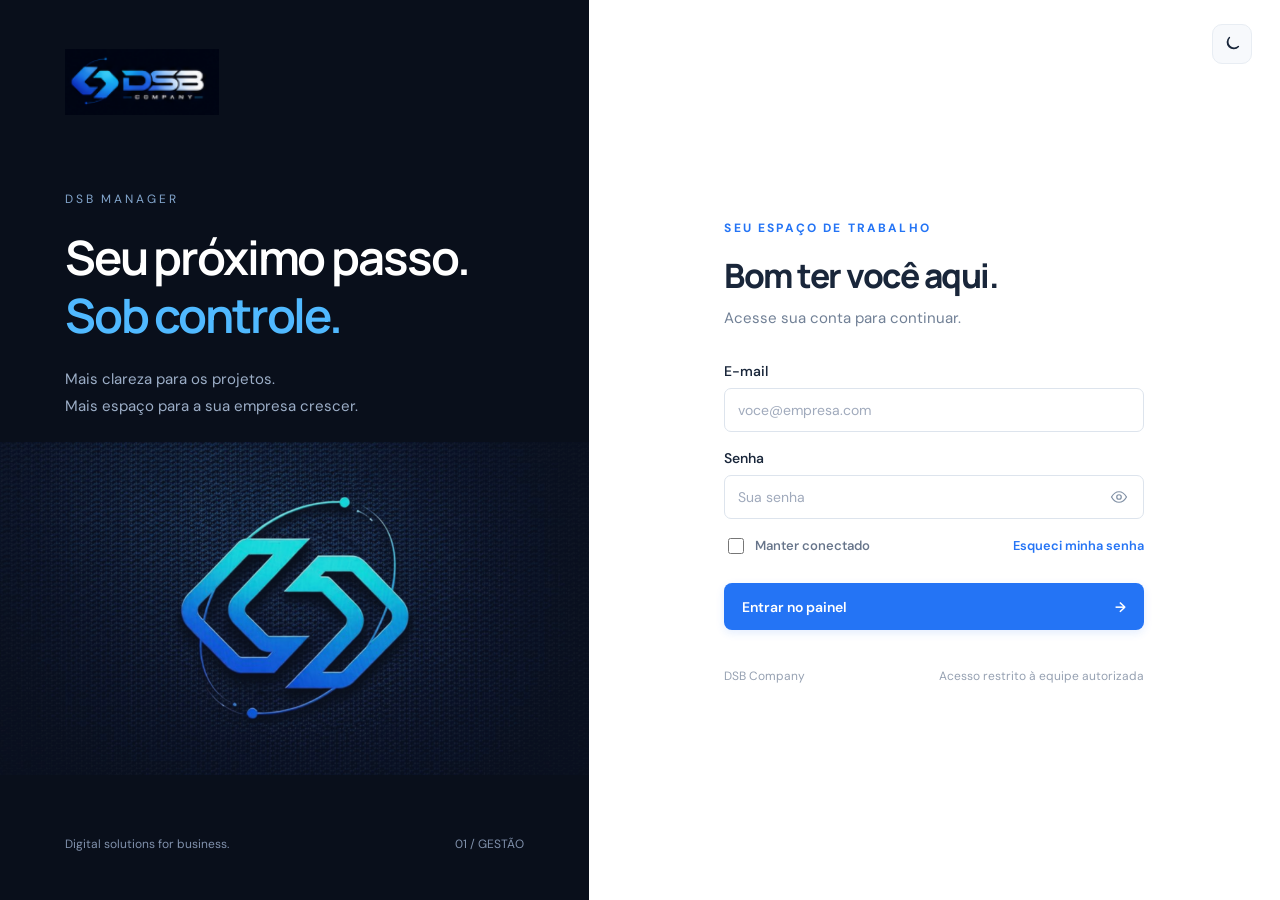
<file: index.html>
<!doctype html>
<html lang="pt-BR">
<head>
<meta charset="utf-8"><meta name="viewport" content="width=device-width,initial-scale=1">
<title>DSB Manager · Gestão da empresa</title>
<meta name="description" content="Clientes, projetos e resultados da DSB Company em um só lugar.">
<meta name="theme-color" content="#101725">
<link rel="icon" type="image/svg+xml" href="data:image/svg+xml,%3Csvg xmlns='http://www.w3.org/2000/svg' viewBox='0 0 32 32'%3E%3Crect width='32' height='32' rx='8' fill='%23101725'/%3E%3Cpath d='m14 8-8 8 8 8m4-16 8 8-8 8' fill='none' stroke='%232dadff' stroke-width='3'/%3E%3C/svg%3E">
<script src="js/theme.js"></script>
<link rel="stylesheet" href="css/styles.css">
<link rel="stylesheet" href="css/tickets.css">
<link rel="stylesheet" href="css/portal-access.css">
<script src="supabase/config.js" defer></script>
<script src="supabase/supabase.js" defer></script>
<script src="js/core.js" defer></script>
<script src="js/app.js" defer></script>
<script src="js/profile.js" defer></script>
<script src="js/tickets.js" defer></script>
<script src="js/portal-access.js" defer></script>
<link rel="manifest" href="./manifest.webmanifest">
<meta name="theme-color" content="#0f172a">

<link
  rel="apple-touch-icon"
  href="./assets/images/icons/icon-192.png"
>

<meta name="theme-color" content="#0f172a">

<meta name="apple-mobile-web-app-capable" content="yes">
<meta name="apple-mobile-web-app-status-bar-style" content="default">
<meta name="apple-mobile-web-app-title" content="DSB Manager">

<link rel="apple-touch-icon" href="/assets/images/icons/icon-192.png">
</head>
<body>
<div id="login-view" class="login-view">
  <section class="login-brand">
    <img class="login-logo" src="assets/images/logo.png" alt="DSB Company" width="140" height="60">
    <div class="brand-intro"><span class="eyebrow">DSB MANAGER</span><h1>Seu próximo passo.<br><em>Sob controle.</em></h1><p>Mais clareza para os projetos.<br>Mais espaço para a sua empresa crescer.</p></div>
    <img class="brand-art" src="assets/images/brand.png" alt="Símbolo da DSB Company em azul e ciano">
    <div class="brand-bottom"><span>Digital solutions for business.</span><span>01 / GESTÃO</span></div>
  </section>
  <main class="login-main">
    <button type="button" class="theme-toggle login-theme-toggle" data-theme-toggle aria-label="Alternar tema"></button>
    <div class="login-box">
      <div class="login-heading"><span class="mini-label">SEU ESPAÇO DE TRABALHO</span><h2>Bom ter você aqui.</h2><p>Acesse sua conta para continuar.</p></div>
      <form id="login-form">
        <label for="email">E-mail</label><input id="email" name="email" type="email" autocomplete="username" placeholder="voce@empresa.com" required maxlength="254">
        <label for="password">Senha</label><div class="password-wrap"><input id="password" name="password" type="password" autocomplete="current-password" placeholder="Sua senha" required minlength="6"><button type="button" id="toggle-password" aria-label="Mostrar senha"></button></div>
        <div class="login-options"><label class="checkbox-label"><input id="remember" type="checkbox"> Manter conectado</label><button type="button" class="text-button" id="forgot">Esqueci minha senha</button></div>
        <p id="login-error" class="form-error" role="alert"></p>
        <button class="button primary login-submit" type="submit">Entrar no painel <span>→</span></button>
      </form>
      <div class="login-footer"><span>DSB Company</span><span>Acesso restrito à equipe autorizada</span></div>
    </div>
  </main>
</div>
<div id="app-view" class="app-shell" hidden>
  <button class="sidebar-overlay" id="sidebar-overlay" aria-label="Fechar menu"></button>
  <aside class="sidebar" id="sidebar">
    <a href="#dashboard" class="sidebar-logo" aria-label="DSB Manager, visão geral"><img src="assets/images/logo.png" alt="DSB Company" width="140" height="60"><span>MANAGER</span></a>
    <div class="workspace-switch"><span class="workspace-icon">D</span><div><strong>DSB Company</strong><small>Espaço de trabalho</small></div><span class="tiny-chevron">⌄</span></div>
    <p class="nav-label">PRINCIPAL</p><nav id="main-nav" aria-label="Navegação principal"></nav>
    <div class="sidebar-bottom"><p class="nav-label">ORGANIZAÇÃO</p><nav id="secondary-nav" aria-label="Organização"></nav>
      <div class="workspace-note"><span class="note-icon">✦</span><strong>Faça acontecer.</strong><p>Um projeto de cada vez.</p></div>
      <button class="profile-button" id="profile-button" data-nav="settings"><span class="avatar user-avatar">D</span><span class="profile-text"><strong id="user-name">Equipe DSB</strong><small id="user-role">Administrador</small></span><span>⌄</span></button>
    </div>
  </aside>
  <div class="main-shell">
    <header class="topbar"><div class="breadcrumb"><button id="mobile-menu" class="icon-button mobile-only" aria-label="Abrir menu"></button><span>Workspace</span><span class="slash">/</span><strong id="breadcrumb">Visão geral</strong></div>
      <div class="topbar-actions"><button class="search-trigger" data-action="search"><span id="search-icon"></span><span>Buscar na empresa...</span><kbd>Ctrl K</kbd></button><button class="icon-button" id="refresh" aria-label="Atualizar dados"></button><button class="icon-button" data-nav="tasks" id="notification-button" aria-label="Ver tarefas pendentes"></button><button type="button" class="icon-button theme-toggle" data-theme-toggle aria-label="Alternar tema"></button><span class="topbar-divider"></span><span class="avatar top-avatar">D</span><button type="button" class="logout-button" data-action="logout" id="logout-button" aria-label="Sair da conta"><span id="logout-icon"></span><span class="logout-text">Sair</span></button></div>
    </header>
    <main id="content" tabindex="-1"></main>
    <footer class="app-footer"><span>DSB Manager <span class="muted">/</span> Feito para seguir em frente.</span><span id="sync-status">Demonstração</span></footer>
  </div>
</div>
<dialog id="modal"><div id="modal-content"></div></dialog>
<div id="toasts" class="toasts" aria-live="polite"></div>
<noscript>Ative o JavaScript para acessar o DSB Manager.</noscript>
<script>
  if ("serviceWorker" in navigator) {
    window.addEventListener("load", () => {
      navigator.serviceWorker
        .register("./service-worker.js")
        .then(registration => {
          console.log(
            "DSB Manager PWA registrado:",
            registration.scope
          );
        })
        .catch(error => {
          console.error(
            "Erro ao registrar PWA:",
            error
          );
        });
    });
  }
</script>
<script src="./js/pwa.js"></script>
</body></html>
</file>
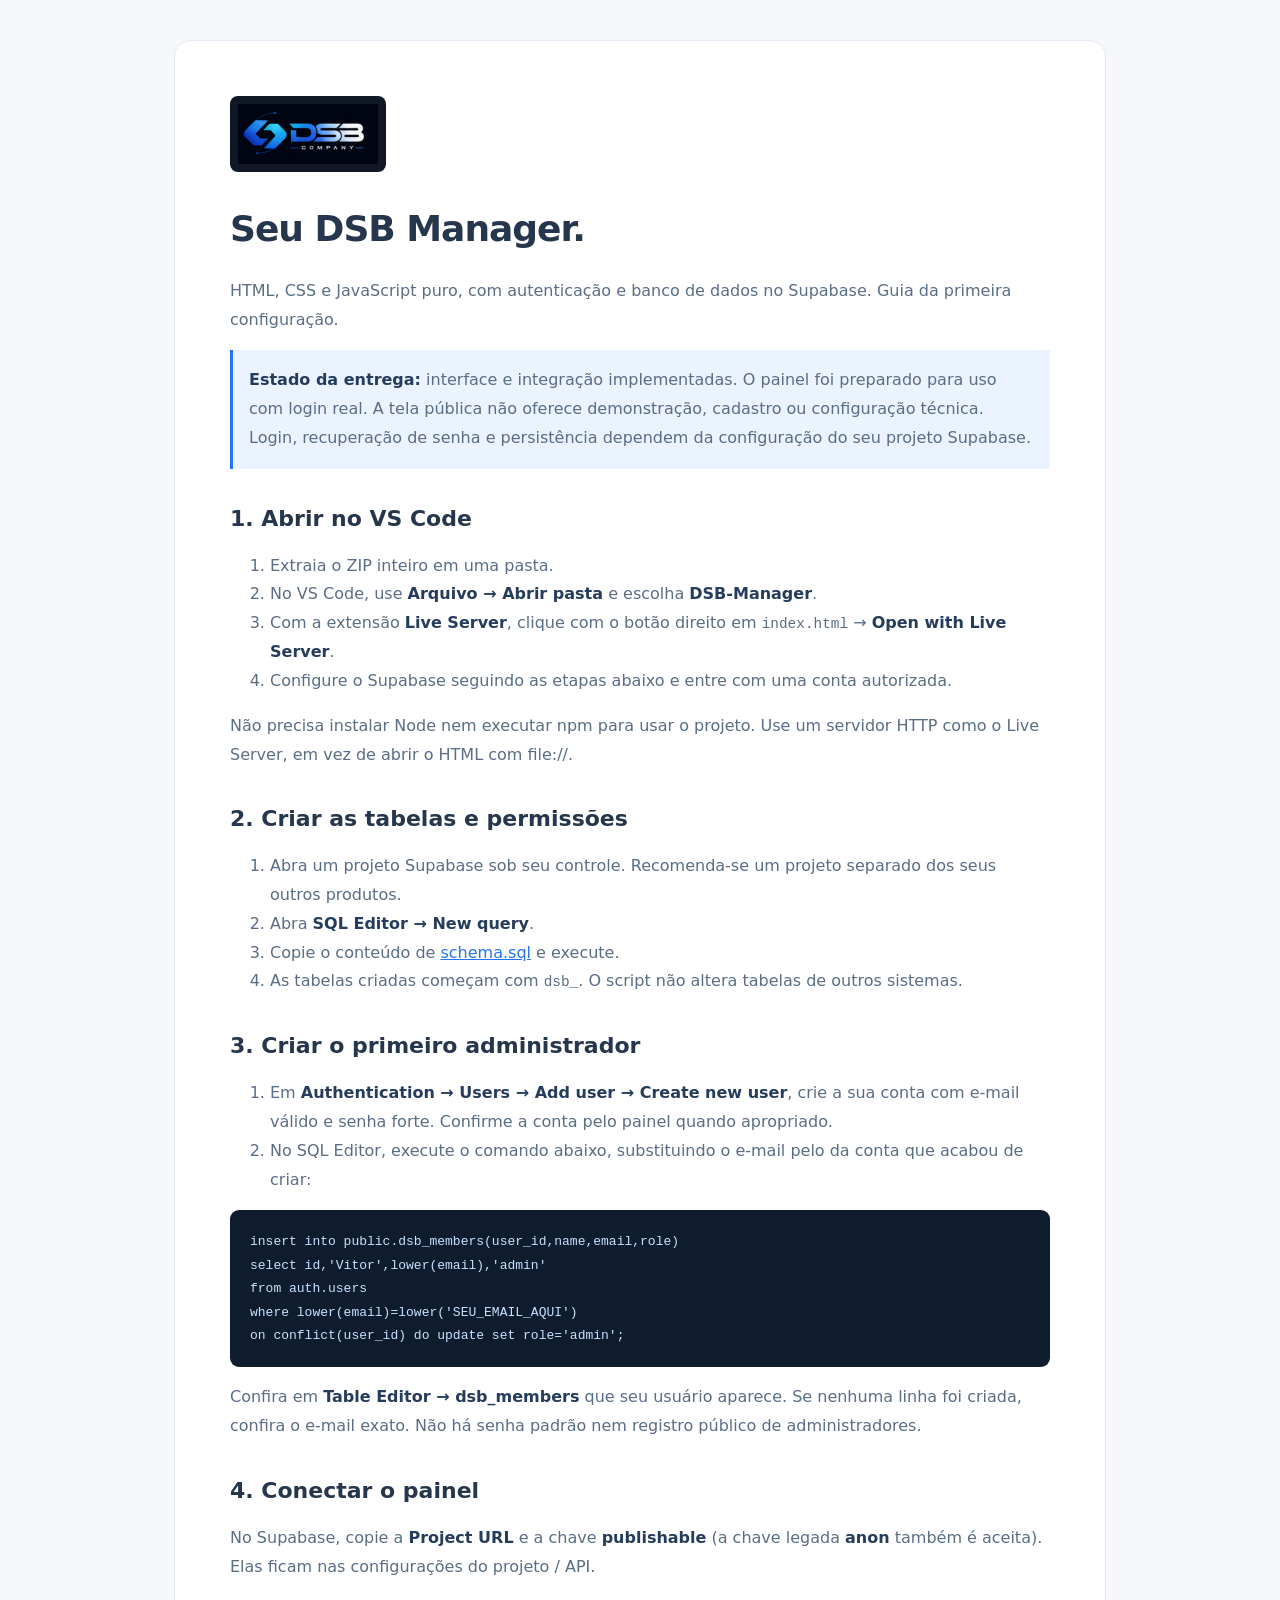
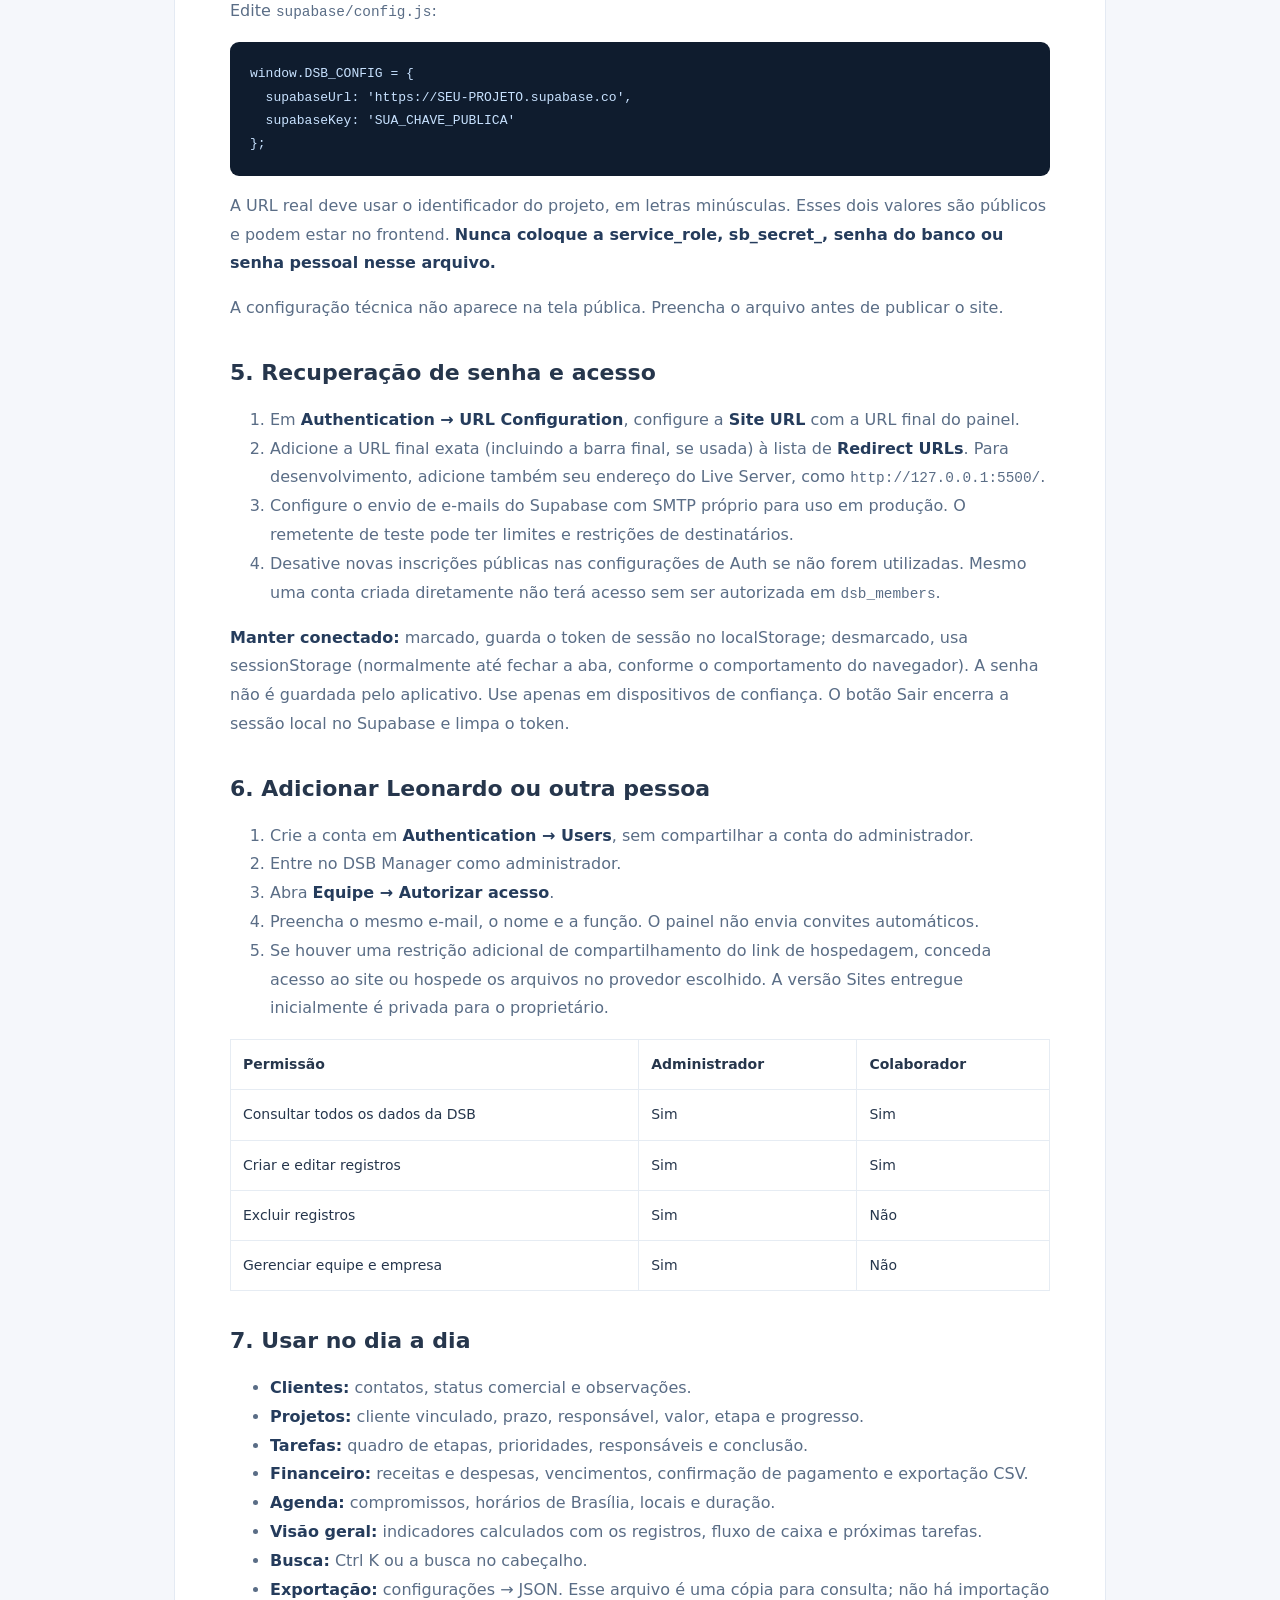
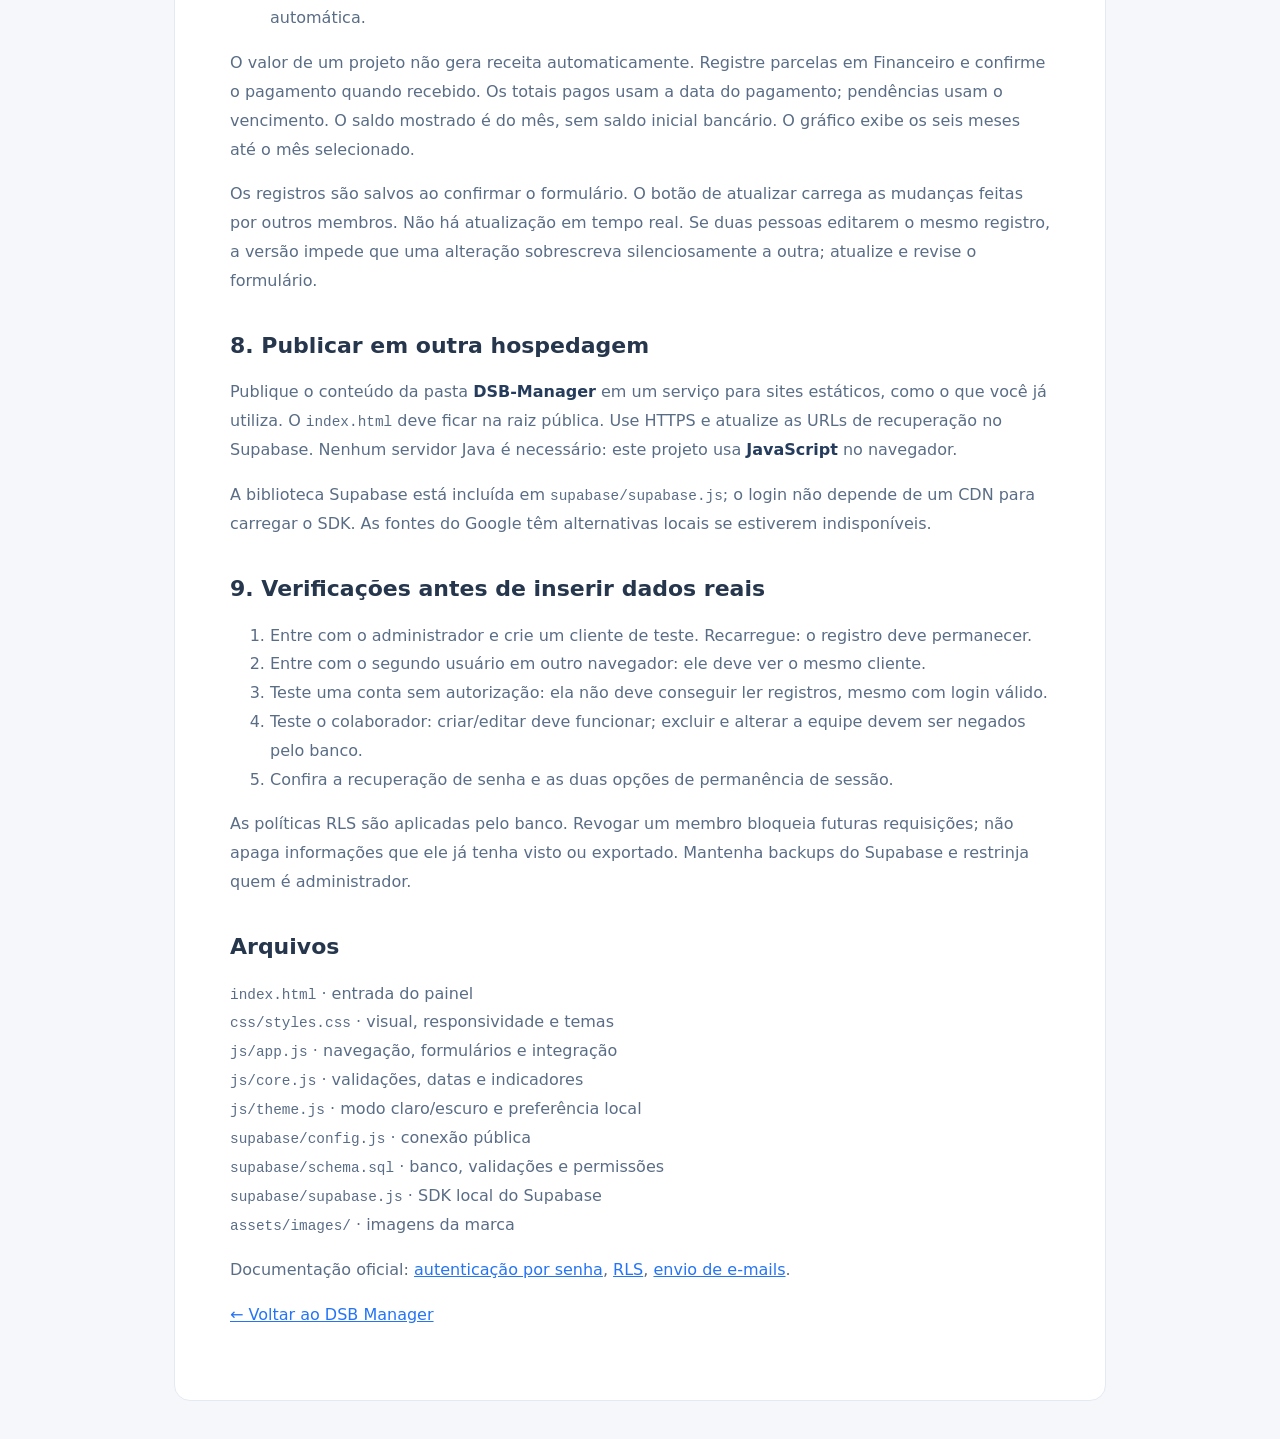
<file: docs/GUIA.html>
<!doctype html>
<html lang="pt-BR">

<head>
  <meta charset="utf-8">
  <meta name="viewport" content="width=device-width,initial-scale=1">
  <title>Instalação · DSB Manager</title>
  <style>
    body {
      font: 16px/1.8 system-ui;
      color: #26364c;
      background: #f5f7fb;
      margin: 0;
      padding: 40px 20px
    }

    main {
      max-width: 820px;
      margin: auto;
      background: white;
      padding: clamp(22px, 5vw, 55px);
      border: 1px solid #e4eaf3;
      border-radius: 16px
    }

    h1,
    h2 {
      line-height: 1.3
    }

    h1 {
      letter-spacing: -1px;
      font-size: 36px
    }

    h2 {
      margin-top: 36px;
      font-size: 22px
    }

    p,
    li {
      color: #5a6d86
    }

    pre {
      overflow: auto;
      background: #0f1c2e;
      color: #c8e2ff;
      padding: 20px;
      border-radius: 9px;
      font-size: 13px
    }

    a {
      color: #2474f5
    }

    strong {
      color: #253c5c
    }

    .note {
      padding: 16px;
      background: #eaf3ff;
      border-left: 3px solid #2474f5
    }

    code {
      font-size: .9em
    }

    table {
      width: 100%;
      border-collapse: collapse;
      font-size: 14px
    }

    td,
    th {
      padding: 12px;
      border: 1px solid #e6ecf3;
      text-align: left
    }

    img {
      background: #101725;
      border-radius: 8px;
      padding: 8px;
      width: 140px
    }
  </style>
</head>

<body>
  <main>
    <img src="../assets/images/logo.png" alt="DSB Company">
    <h1>Seu DSB Manager.</h1>
    <p>HTML, CSS e JavaScript puro, com autenticação e banco de dados no Supabase. Guia da primeira configuração.</p>
    <p class="note"><strong>Estado da entrega:</strong> interface e integração implementadas. O painel foi preparado
      para uso com login real. A tela pública não oferece demonstração, cadastro ou configuração técnica. Login,
      recuperação de senha e persistência dependem da configuração do seu projeto Supabase.</p>
    <h2>1. Abrir no VS Code</h2>
    <ol>
      <li>Extraia o ZIP inteiro em uma pasta.</li>
      <li>No VS Code, use <strong>Arquivo → Abrir pasta</strong> e escolha <strong>DSB-Manager</strong>.</li>
      <li>Com a extensão <strong>Live Server</strong>, clique com o botão direito em <code>index.html</code> →
        <strong>Open with Live Server</strong>.</li>
      <li>Configure o Supabase seguindo as etapas abaixo e entre com uma conta autorizada.</li>
    </ol>
    <p>Não precisa instalar Node nem executar npm para usar o projeto. Use um servidor HTTP como o Live Server, em vez
      de abrir o HTML com file://.</p>
    <h2>2. Criar as tabelas e permissões</h2>
    <ol>
      <li>Abra um projeto Supabase sob seu controle. Recomenda-se um projeto separado dos seus outros produtos.</li>
      <li>Abra <strong>SQL Editor → New query</strong>.</li>
      <li>Copie o conteúdo de <a href="../supabase/schema.sql" download>schema.sql</a> e execute.</li>
      <li>As tabelas criadas começam com <code>dsb_</code>. O script não altera tabelas de outros sistemas.</li>
    </ol>
    <h2>3. Criar o primeiro administrador</h2>
    <ol>
      <li>Em <strong>Authentication → Users → Add user → Create new user</strong>, crie a sua conta com e-mail válido e
        senha forte. Confirme a conta pelo painel quando apropriado.</li>
      <li>No SQL Editor, execute o comando abaixo, substituindo o e-mail pelo da conta que acabou de criar:</li>
    </ol>
    <pre>insert into public.dsb_members(user_id,name,email,role)
select id,'Vitor',lower(email),'admin'
from auth.users
where lower(email)=lower('SEU_EMAIL_AQUI')
on conflict(user_id) do update set role='admin';</pre>
    <p>Confira em <strong>Table Editor → dsb_members</strong> que seu usuário aparece. Se nenhuma linha foi criada,
      confira o e-mail exato. Não há senha padrão nem registro público de administradores.</p>
    <h2>4. Conectar o painel</h2>
    <p>No Supabase, copie a <strong>Project URL</strong> e a chave <strong>publishable</strong> (a chave legada
      <strong>anon</strong> também é aceita). Elas ficam nas configurações do projeto / API.</p>
    <p>Edite <code>supabase/config.js</code>:</p>
    <pre>window.DSB_CONFIG = {
  supabaseUrl: 'https://SEU-PROJETO.supabase.co',
  supabaseKey: 'SUA_CHAVE_PUBLICA'
};</pre>
    <p>A URL real deve usar o identificador do projeto, em letras minúsculas. Esses dois valores são públicos e podem
      estar no frontend. <strong>Nunca coloque a service_role, sb_secret_, senha do banco ou senha pessoal nesse
        arquivo.</strong></p>
    <p>A configuração técnica não aparece na tela pública. Preencha o arquivo antes de publicar o site.</p>
    <h2>5. Recuperação de senha e acesso</h2>
    <ol>
      <li>Em <strong>Authentication → URL Configuration</strong>, configure a <strong>Site URL</strong> com a URL final
        do painel.</li>
      <li>Adicione a URL final exata (incluindo a barra final, se usada) à lista de <strong>Redirect URLs</strong>. Para
        desenvolvimento, adicione também seu endereço do Live Server, como <code>http://127.0.0.1:5500/</code>.</li>
      <li>Configure o envio de e-mails do Supabase com SMTP próprio para uso em produção. O remetente de teste pode ter
        limites e restrições de destinatários.</li>
      <li>Desative novas inscrições públicas nas configurações de Auth se não forem utilizadas. Mesmo uma conta criada
        diretamente não terá acesso sem ser autorizada em <code>dsb_members</code>.</li>
    </ol>
    <p><strong>Manter conectado:</strong> marcado, guarda o token de sessão no localStorage; desmarcado, usa
      sessionStorage (normalmente até fechar a aba, conforme o comportamento do navegador). A senha não é guardada pelo
      aplicativo. Use apenas em dispositivos de confiança. O botão Sair encerra a sessão local no Supabase e limpa o
      token.</p>
    <h2>6. Adicionar Leonardo ou outra pessoa</h2>
    <ol>
      <li>Crie a conta em <strong>Authentication → Users</strong>, sem compartilhar a conta do administrador.</li>
      <li>Entre no DSB Manager como administrador.</li>
      <li>Abra <strong>Equipe → Autorizar acesso</strong>.</li>
      <li>Preencha o mesmo e-mail, o nome e a função. O painel não envia convites automáticos.</li>
      <li>Se houver uma restrição adicional de compartilhamento do link de hospedagem, conceda acesso ao site ou hospede
        os arquivos no provedor escolhido. A versão Sites entregue inicialmente é privada para o proprietário.</li>
    </ol>
    <table>
      <thead>
        <tr>
          <th>Permissão</th>
          <th>Administrador</th>
          <th>Colaborador</th>
        </tr>
      </thead>
      <tbody>
        <tr>
          <td>Consultar todos os dados da DSB</td>
          <td>Sim</td>
          <td>Sim</td>
        </tr>
        <tr>
          <td>Criar e editar registros</td>
          <td>Sim</td>
          <td>Sim</td>
        </tr>
        <tr>
          <td>Excluir registros</td>
          <td>Sim</td>
          <td>Não</td>
        </tr>
        <tr>
          <td>Gerenciar equipe e empresa</td>
          <td>Sim</td>
          <td>Não</td>
        </tr>
      </tbody>
    </table>
    <h2>7. Usar no dia a dia</h2>
    <ul>
      <li><strong>Clientes:</strong> contatos, status comercial e observações.</li>
      <li><strong>Projetos:</strong> cliente vinculado, prazo, responsável, valor, etapa e progresso.</li>
      <li><strong>Tarefas:</strong> quadro de etapas, prioridades, responsáveis e conclusão.</li>
      <li><strong>Financeiro:</strong> receitas e despesas, vencimentos, confirmação de pagamento e exportação CSV.</li>
      <li><strong>Agenda:</strong> compromissos, horários de Brasília, locais e duração.</li>
      <li><strong>Visão geral:</strong> indicadores calculados com os registros, fluxo de caixa e próximas tarefas.</li>
      <li><strong>Busca:</strong> Ctrl K ou a busca no cabeçalho.</li>
      <li><strong>Exportação:</strong> configurações → JSON. Esse arquivo é uma cópia para consulta; não há importação
        automática.</li>
    </ul>
    <p>O valor de um projeto não gera receita automaticamente. Registre parcelas em Financeiro e confirme o pagamento
      quando recebido. Os totais pagos usam a data do pagamento; pendências usam o vencimento. O saldo mostrado é do
      mês, sem saldo inicial bancário. O gráfico exibe os seis meses até o mês selecionado.</p>
    <p>Os registros são salvos ao confirmar o formulário. O botão de atualizar carrega as mudanças feitas por outros
      membros. Não há atualização em tempo real. Se duas pessoas editarem o mesmo registro, a versão impede que uma
      alteração sobrescreva silenciosamente a outra; atualize e revise o formulário.</p>
    <h2>8. Publicar em outra hospedagem</h2>
    <p>Publique o conteúdo da pasta <strong>DSB-Manager</strong> em um serviço para sites estáticos, como o que você já
      utiliza. O <code>index.html</code> deve ficar na raiz pública. Use HTTPS e atualize as URLs de recuperação no
      Supabase. Nenhum servidor Java é necessário: este projeto usa <strong>JavaScript</strong> no navegador.</p>
    <p>A biblioteca Supabase está incluída em <code>supabase/supabase.js</code>; o login não depende de um CDN para
      carregar o SDK. As fontes do Google têm alternativas locais se estiverem indisponíveis.</p>
    <h2>9. Verificações antes de inserir dados reais</h2>
    <ol>
      <li>Entre com o administrador e crie um cliente de teste. Recarregue: o registro deve permanecer.</li>
      <li>Entre com o segundo usuário em outro navegador: ele deve ver o mesmo cliente.</li>
      <li>Teste uma conta sem autorização: ela não deve conseguir ler registros, mesmo com login válido.</li>
      <li>Teste o colaborador: criar/editar deve funcionar; excluir e alterar a equipe devem ser negados pelo banco.
      </li>
      <li>Confira a recuperação de senha e as duas opções de permanência de sessão.</li>
    </ol>
    <p>As políticas RLS são aplicadas pelo banco. Revogar um membro bloqueia futuras requisições; não apaga informações
      que ele já tenha visto ou exportado. Mantenha backups do Supabase e restrinja quem é administrador.</p>
    <h2>Arquivos</h2>
    <p><code>index.html</code> · entrada do painel<br><code>css/styles.css</code> · visual, responsividade e
      temas<br><code>js/app.js</code> · navegação, formulários e integração<br><code>js/core.js</code> · validações,
      datas e indicadores<br><code>js/theme.js</code> · modo claro/escuro e preferência
      local<br><code>supabase/config.js</code> · conexão pública<br><code>supabase/schema.sql</code> · banco, validações
      e permissões<br><code>supabase/supabase.js</code> · SDK local do Supabase<br><code>assets/images/</code> · imagens
      da marca</p>
    <p>Documentação oficial: <a href="https://supabase.com/docs/guides/auth/passwords">autenticação por senha</a>, <a
        href="https://supabase.com/docs/guides/database/postgres/row-level-security">RLS</a>, <a
        href="https://supabase.com/docs/guides/auth/auth-smtp">envio de e-mails</a>.</p>
    <p><a href="index.html">← Voltar ao DSB Manager</a></p>
  </main>
</body>

</html>
</file>
<file: css/styles.css>
@import url('https://fonts.googleapis.com/css2?family=DM+Sans:wght@400;450;500;550;600;650;700&family=Manrope:wght@400;500;600;650;700;750;800&display=swap');

:root {
  --bg: #f5f7fb;
  --surface: #fff;
  --ink: #19263a;
  --muted: #718096;
  --line: #e8edf3;
  --blue: #2474f5;
  --blue-soft: #eaf2ff;
  --navy: #101725;
  --green: #179978;
  --orange: #d78623;
  --red: #df5b67;
  --radius: 13px;
  --surface-2: #f7f9fc;
  --surface-3: #eef3f8;
  --input: #fff;
  --shadow: #12244220;
  font-family: 'DM Sans', Arial, sans-serif;
  color: var(--ink);
  font-size: 16px;
  background: var(--bg)
}

* {
  box-sizing: border-box
}

body {
  margin: 0
}

button,
input,
select,
textarea {
  font: inherit
}

button,
a,
input,
select,
textarea {
  -webkit-tap-highlight-color: transparent
}

button,
a {
  touch-action: manipulation
}

button {
  cursor: pointer
}

button:disabled {
  opacity: .55;
  cursor: wait
}

button {
  border: 0
}

a {
  color: var(--blue);
  text-decoration: none
}

button:focus-visible,
a:focus-visible,
input:focus-visible,
select:focus-visible,
textarea:focus-visible {
  outline: 3px solid #7cb6ff;
  outline-offset: 3px
}

h1,
h2,
h3,
h4,
p {
  margin: 0
}

h1,
h2,
h3,
h4 {
  font-family: 'Manrope', Arial, sans-serif
}

svg {
  display: block;
  flex-shrink: 0
}

button svg {
  pointer-events: none
}

[hidden] {
  display: none !important
}

.muted {
  color: var(--muted)
}

.button {
  display: inline-flex;
  align-items: center;
  justify-content: center;
  gap: 10px;
  min-height: 43px;
  padding: 10px 17px;
  border: 1px solid transparent;
  border-radius: 8px;
  font-size: .875rem;
  font-weight: 600;
  transition: background .18s, transform .18s
}

.button:hover {
  transform: translateY(-1px)
}

.primary {
  background: var(--blue);
  color: white;
  box-shadow: 0 3px 8px #2474f521
}

.primary:hover {
  background: #1764e3
}

.secondary {
  background: var(--surface);
  color: var(--ink);
  border-color: #dfe6ee
}

.secondary:hover {
  background: var(--surface-2)
}

.danger {
  color: #c34352;
  background: #fff2f3;
  border-color: #ffdbe0
}

.full {
  width: 100%
}

.text-button {
  background: transparent;
  color: var(--blue);
  font-size: .875rem;
  font-weight: 600;
  padding: 4px 0
}

.icon-button {
  width: 37px;
  height: 37px;
  border-radius: 8px;
  background: transparent;
  display: inline-flex;
  align-items: center;
  justify-content: center;
  color: #6b788a
}

.icon-button:hover {
  background: #edf2f9;
  color: var(--ink)
}

.icon-button.danger {
  color: var(--red)
}

.avatar {
  display: inline-flex;
  align-items: center;
  justify-content: center;
  background: #e5eefe;
  color: #3372d7;
  width: 35px;
  height: 35px;
  border-radius: 50%;
  font-size: .8rem;
  font-weight: 700;
  flex-shrink: 0
}

.login-view {
  min-height: 100vh;
  display: grid;
  grid-template-columns: 46% 54%;
  background: var(--surface)
}

.login-brand {
  position: relative;
  background: #090f1b;
  color: white;
  overflow: hidden;
  padding: 48px 11%;
  display: flex;
  flex-direction: column
}

.login-logo {
  object-fit: contain;
  object-position: left;
  width: 154px;
  height: 67px
}

.brand-intro {
  position: relative;
  z-index: 1;
  margin-top: clamp(36px, 8vh, 85px)
}

.eyebrow {
  font-size: .75rem;
  letter-spacing: .24em;
  color: #83a6cd
}

.brand-intro h1 {
  font-size: clamp(2.2rem, 3.7vw, 3.6rem);
  line-height: 1.22;
  font-weight: 650;
  letter-spacing: -.045em;
  margin: 21px 0
}

.brand-intro h1 em {
  font-style: normal;
  color: #50b9ff
}

.brand-intro p {
  color: #9caec7;
  line-height: 1.8;
  font-size: .94rem
}

.brand-art {
  width: 130%;
  margin-left: -15%;
  margin-top: 22px;
  object-fit: contain;
  mix-blend-mode: screen;
  opacity: .86;
  max-height: 350px
}

.brand-bottom {
  margin-top: auto;
  padding-top: 30px;
  display: flex;
  justify-content: space-between;
  gap: 20px;
  color: #8091ac;
  font-size: .75rem
}

.login-main {
  display: flex;
  align-items: center;
  justify-content: center;
  padding: 50px 9%
}

.login-box {
  width: 100%;
  max-width: 420px
}

.mini-label {
  font-size: .75rem;
  letter-spacing: .18em;
  font-weight: 700;
  color: var(--blue)
}

.login-heading h2 {
  font-size: 2.1rem;
  letter-spacing: -.045em;
  font-weight: 750;
  margin: 15px 0 10px
}

.login-heading p {
  color: var(--muted);
  font-size: .94rem;
  margin-bottom: 34px
}

label {
  display: block;
  font-size: .875rem;
  font-weight: 550;
  margin: 17px 0 8px
}

input:not([type=checkbox]):not([type=radio]):not([type=color]),
select,
textarea {
  width: 100%;
  border: 1px solid #dde4ed;
  background: var(--surface);
  color: var(--ink);
  padding: 12px 13px;
  border-radius: 7px;
  min-height: 44px;
  font-size: .875rem;
  transition: border-color .2s
}

input::placeholder,
textarea::placeholder {
  color: #a0aabc
}

input:focus,
select:focus,
textarea:focus {
  border-color: #438ffb
}

textarea {
  resize: vertical;
  min-height: 92px
}

.password-wrap {
  position: relative
}

.password-wrap input {
  padding-right: 44px !important
}

.password-wrap button {
  position: absolute;
  right: 8px;
  top: 5px;
  background: transparent;
  color: #8090a5;
  padding: 8px
}

.login-options {
  display: flex;
  justify-content: space-between;
  align-items: center;
  margin-top: 14px;
  gap: 8px
}

.checkbox-label {
  display: flex;
  align-items: center;
  gap: 8px;
  margin: 0;
  color: #66748a;
  font-size: .82rem
}

input[type=checkbox] {
  accent-color: var(--blue);
  width: 16px;
  height: 16px;
  flex-shrink: 0
}

.login-options .text-button {
  font-size: .8rem
}

.form-error {
  font-size: .85rem;
  line-height: 1.5;
  color: #c74054;
  margin: 12px 0;
  white-space: pre-line
}

.form-error:empty {
  display: none
}

.login-submit {
  width: 100%;
  margin-top: 25px;
  justify-content: space-between;
  min-height: 47px
}

.divider {
  display: flex;
  align-items: center;
  gap: 16px;
  font-size: .75rem;
  color: #99a4b3;
  margin: 26px 0 18px
}

.divider:before,
.divider:after {
  content: '';
  height: 1px;
  flex: 1;
  background: var(--line)
}

.demo-caption {
  font-size: .75rem;
  color: #8d99a9;
  text-align: center;
  margin-top: 10px;
  line-height: 1.5
}

.setup-callout {
  display: flex;
  align-items: center;
  gap: 11px;
  background: var(--surface-2);
  border: 1px solid var(--line);
  padding: 15px 13px;
  border-radius: 9px;
  margin-top: 29px
}

.setup-callout strong {
  font-size: .8rem
}

.setup-callout p {
  font-size: .75rem;
  line-height: 1.5;
  color: var(--muted);
  margin-top: 4px
}

.setup-callout .text-button {
  margin-left: auto;
  white-space: nowrap;
  font-size: .75rem
}

.setup-dot {
  width: 7px;
  height: 7px;
  background: var(--blue);
  border-radius: 50%;
  flex-shrink: 0
}

.login-footer {
  display: flex;
  justify-content: space-between;
  font-size: .75rem;
  color: #96a1b2;
  margin-top: 38px
}

.app-shell {
  display: flex;
  min-height: 100vh
}

.sidebar {
  height: 100dvh;
  min-height: 0;

  display: flex;
  flex-direction: column;

  overflow-y: auto;
  overflow-x: hidden;
}

.sidebar-nav {
  flex: 1 1 auto;
  min-height: 0;
}

.sidebar-logo {
  padding: 3px 14px 22px;
  display: flex;
  align-items: center;
  gap: 5px
}

.sidebar-logo img {
  width: 128px;
  height: 55px;
  object-fit: contain
}

.sidebar-footer {
  margin-top: auto;
  flex-shrink: 0;
}

.sidebar-logo>span {
  font-size: .75rem;
  letter-spacing: .09em;
  background: #202d43;
  padding: 5px 6px;
  border-radius: 4px;
  color: #9cb0cc;
  margin-top: 8px
}

.workspace-switch {
  display: flex;
  align-items: center;
  gap: 11px;
  padding: 13px 11px;
  border: 1px solid #2a3343;
  border-radius: 8px;
  margin-bottom: 26px
}

.workspace-icon {
  background: #223550;
  color: #73b3fe;
  border: 1px solid #35445c;
  width: 31px;
  height: 31px;
  display: grid;
  place-items: center;
  border-radius: 6px;
  font-size: .85rem;
  font-weight: 700
}

.workspace-switch strong {
  font-size: .82rem;
  color: #e6ecf5;
  display: block
}

.workspace-switch small {
  font-size: .75rem;
  display: block;
  margin-top: 4px;
  color: #7e8ea7
}

.tiny-chevron {
  margin-left: auto
}

.nav-label {
  font-size: .75rem;
  letter-spacing: .12em;
  font-weight: 600;
  padding-left: 13px;
  margin-bottom: 12px;
  color: #687991
}

.nav-item {
  display: flex;
  width: 100%;
  align-items: center;
  gap: 12px;
  padding: 12px 13px;
  margin-bottom: 5px;
  border-radius: 7px;
  color: #9aa7bb;
  background: transparent;
  font-size: .87rem;
  text-align: left;
  font-weight: 450;
  transition: background .16s
}

.nav-item:hover {
  background: #1c2739;
  color: white
}

.nav-item.active {
  background: #1d365b;
  color: #79b5ff;
  box-shadow: inset 3px 0 #3489ff
}

.nav-count {
  margin-left: auto;
  min-width: 23px;
  padding: 2px 6px;
  text-align: center;
  background: #283346;
  border-radius: 4px;
  font-size: .75rem;
  color: #9aaac1
}

.nav-item.active .nav-count {
  background: #2b4872;
  color: #9bc9ff
}

.sidebar-bottom {
  margin-top: auto;
  padding-top: 35px
}

.workspace-note {
  margin: 22px 9px 25px;
  border-top: 1px solid #263044;
  padding-top: 22px
}

.note-icon {
  color: #4195fa;
  display: block;
  font-size: 1.25rem;
  margin-bottom: 8px
}

.workspace-note strong {
  display: block;
  color: #c4d0e0;
  font-size: .85rem
}

.workspace-note p {
  font-size: .75rem;
  color: #75859e;
  margin-top: 5px
}

.profile-button {
  width: 100%;
  display: flex;
  align-items: center;
  gap: 10px;
  background: transparent;
  color: #7e8ba3;
  border-top: 1px solid #293143;
  padding: 17px 3px 0;
  text-align: left
}

.user-avatar {
  background: #2b405f;
  color: #a9d0ff
}

.profile-text {
  flex: 1;
  overflow: hidden
}

.profile-text strong {
  font-size: .8rem;
  color: #dce6f5;
  display: block;
  overflow: hidden;
  text-overflow: ellipsis;
  white-space: nowrap
}

.profile-text small {
  display: block;
  font-size: .75rem;
  margin-top: 4px
}

.main-shell {
  margin-left: 242px;
  min-width: 0;
  width: calc(100% - 242px);
  display: flex;
  flex-direction: column
}

.topbar {
  height: 77px;
  background: var(--surface);
  border-bottom: 1px solid var(--line);
  display: flex;
  align-items: center;
  justify-content: space-between;
  padding: 0 32px;
  gap: 16px
}

.breadcrumb {
  display: flex;
  gap: 13px;
  align-items: center;
  white-space: nowrap;
  font-size: .8rem;
  color: #8c98a9
}

.breadcrumb strong {
  font-weight: 500;
  color: #46556d
}

.slash {
  color: #c7cfda
}

.topbar-actions {
  display: flex;
  align-items: center;
  gap: 10px
}

.search-trigger {
  display: flex;
  align-items: center;
  gap: 10px;
  background: var(--surface-2);
  border: 1px solid #edf0f5;
  border-radius: 7px;
  min-width: 247px;
  padding: 9px 12px;
  color: #8793a4;
  font-size: .76rem
}

kbd {
  font-family: inherit;
  font-size: .75rem;
  border: 1px solid #dde4ed;
  background: var(--surface);
  border-radius: 3px;
  padding: 2px 4px;
  margin-left: auto;
  color: #8b97a9
}

.topbar-divider {
  height: 26px;
  width: 1px;
  background: var(--line);
  margin: 0 8px
}

.top-avatar {
  width: 33px;
  height: 33px
}

.mode-banner {
  background: #eaf2ff;
  color: #4d6d98;
  font-size: .75rem;
  display: flex;
  justify-content: space-between;
  align-items: center;
  gap: 16px;
  padding: 8px 32px;
  border-bottom: 1px solid #dce9ff
}

.mode-banner button {
  background: transparent;
  font-size: .75rem;
  color: #276dcc;
  font-weight: 550;
  white-space: nowrap
}

#content {
  padding: 30px 32px 16px;
  flex: 1;
  outline: none
}

.page-heading {
  display: flex;
  align-items: flex-start;
  justify-content: space-between;
  gap: 20px;
  margin-bottom: 26px
}

.page-heading h1 {
  font-size: 1.8rem;
  letter-spacing: -.045em;
  font-weight: 800;
  line-height: 1.35
}

.page-heading p {
  font-size: .85rem;
  color: var(--muted);
  margin-top: 7px
}

.heading-actions {
  display: flex;
  gap: 10px;
  align-items: center;
  padding-top: 4px
}

.date-pill {
  display: inline-flex;
  gap: 8px;
  align-items: center;
  border: 1px solid #dee5ee;
  border-radius: 8px;
  background: var(--surface);
  padding: 11px 13px;
  font-size: .75rem;
  color: #607088
}

.stats-grid {
  display: grid;
  grid-template-columns: repeat(4, minmax(0, 1fr));
  gap: 18px;
  margin-bottom: 24px
}

.stat {
  background: var(--surface);
  border: 1px solid var(--line);
  border-radius: var(--radius);
  padding: 19px 20px 17px;
  position: relative
}

.stat-head {
  display: flex;
  justify-content: space-between;
  align-items: center;
  gap: 8px;
  font-size: .8rem;
  color: #6b7890
}

.stat-icon {
  height: 31px;
  width: 31px;
  display: grid;
  place-items: center;
  border-radius: 7px;
  background: #ecf3ff;
  color: #528ded
}

.stat-icon.green {
  background: #e9f7f2;
  color: #29a68a
}

.stat-icon.purple {
  background: #f0edfc;
  color: #9774d9
}

.stat-icon.orange {
  background: #fff5e7;
  color: #d89a42
}

.stat-number {
  font-family: 'Manrope', Arial, sans-serif;
  font-size: 1.7rem;
  font-weight: 800;
  letter-spacing: -.04em;
  margin-top: 13px
}

.stat-foot {
  font-size: .75rem;
  color: #8692a4;
  margin-top: 12px;
  display: flex;
  align-items: center;
  gap: 6px
}

.stat-foot b {
  color: var(--green);
  font-weight: 550
}

.dashboard-grid {
  display: grid;
  grid-template-columns: minmax(0, 1.65fr) minmax(280px, 1fr);
  gap: 22px;
  margin-bottom: 23px
}

.panel {
  background: var(--surface);
  border: 1px solid var(--line);
  border-radius: var(--radius);
  overflow: hidden
}

.panel-head {
  padding: 21px 22px 0;
  display: flex;
  justify-content: space-between;
  align-items: center;
  gap: 16px
}

.panel-title {
  font-size: .99rem;
  font-weight: 750;
  letter-spacing: -.025em
}

.panel-subtitle {
  font-size: .75rem;
  color: #8a96a8;
  margin-top: 5px
}

.panel-head .text-button {
  font-size: .75rem;
  white-space: nowrap
}

.compact-select {
  width: auto !important;
  min-height: 31px !important;
  font-size: .75rem !important;
  padding: 6px 10px !important;
  background: var(--surface-2) !important
}

.chart-legend {
  display: flex;
  gap: 17px;
  font-size: .75rem;
  color: #718197;
  padding: 20px 23px 6px
}

.legend-item {
  display: flex;
  align-items: center;
  gap: 6px
}

.legend-dot {
  height: 7px;
  width: 7px;
  border-radius: 50%;
  background: var(--blue)
}

.legend-dot.pale {
  background: #9fb3cf
}

.chart {
  padding: 0 16px 5px;
  width: 100%;
  height: 207px;
  display: block
}

.chart svg {
  width: 100%;
  height: 100%
}

.chart text {
  font-family: 'DM Sans', Arial, sans-serif;
  font-size: 11px;
  fill: #8c98a9
}

.focus-list {
  padding: 8px 22px 14px
}

.focus-row {
  display: flex;
  gap: 11px;
  align-items: flex-start;
  padding: 15px 0;
  border-bottom: 1px solid #f0f3f7
}

.focus-row:last-child {
  border-bottom: 0
}

.task-check {
  height: 18px;
  width: 18px;
  border: 1.5px solid #d5deea;
  flex-shrink: 0;
  background: var(--surface);
  border-radius: 5px;
  margin-top: 3px;
  display: grid;
  place-items: center;
  color: white
}

.task-check.done {
  background: var(--blue);
  border-color: var(--blue)
}

.focus-text {
  flex: 1;
  min-width: 0
}

.focus-text strong {
  font-size: .79rem;
  font-weight: 550;
  display: block
}

.focus-text p {
  font-size: .75rem;
  color: #8b97a8;
  margin-top: 5px
}

.task-date {
  font-size: .75rem;
  color: #b38235;
  white-space: nowrap;
  display: block;
  margin-top: 3px
}

.quick-actions {
  display: flex;
  gap: 8px;
  flex-wrap: wrap;
  padding: 0 22px 20px
}

.quick-actions button {
  font-size: .75rem;
  background: #f7f9fd;
  color: #6a7c95;
  border: 1px solid #e8edf4;
  border-radius: 6px;
  padding: 7px 10px;
  display: flex;
  align-items: center;
  gap: 6px
}

.table-wrap {
  overflow: auto;
  width: 100%
}

table {
  border-collapse: collapse;
  width: 100%;
  text-align: left;
  white-space: nowrap
}

th {
  font-size: .75rem;
  font-weight: 500;
  color: #8795a9;
  letter-spacing: .035em;
  background: #fafbfd;
  border-bottom: 1px solid var(--line);
  padding: 14px 20px
}

td {
  font-size: .78rem;
  padding: 17px 20px;
  border-bottom: 1px solid #edf1f6;
  color: #65748b
}

tbody tr:last-child td {
  border-bottom: 0
}

tbody tr:hover {
  background: #fcfdff
}

.table-panel .panel-head {
  padding-bottom: 20px
}

.project-name {
  display: flex;
  gap: 11px;
  align-items: center
}

.project-icon {
  width: 34px;
  height: 34px;
  display: grid;
  place-items: center;
  border-radius: 8px;
  color: #5a85c4;
  background: #eef4ff;
  font-size: .77rem;
  font-weight: 700
}

.project-icon.purple {
  color: #9778c4;
  background: #f3edfa
}

.project-icon.orange {
  color: #ba955b;
  background: #faf1e8
}

.project-name strong {
  font-size: .79rem;
  color: #3e4e66;
  display: block;
  font-weight: 600
}

.project-name small {
  font-size: .75rem;
  color: #9aa6b6;
  margin-top: 4px;
  display: block
}

.badge {
  display: inline-flex;
  gap: 5px;
  align-items: center;
  padding: 5px 9px;
  border-radius: 5px;
  font-size: .75rem;
  font-weight: 500;
  background: #edf3fe;
  color: #4d80c9
}

.badge.green {
  background: #e9f8f2;
  color: #259372
}

.badge.orange {
  background: #fff4e4;
  color: #b78a40
}

.badge.purple {
  background: #f3edff;
  color: #9971cb
}

.badge.red {
  background: #fff0f2;
  color: #c7586b
}

.badge.gray {
  background: #eef1f6;
  color: #73839a
}

.progress-row {
  display: flex;
  align-items: center;
  gap: 9px;
  font-size: .75rem
}

.progress-track {
  height: 5px;
  background: #edf1f7;
  border-radius: 10px;
  width: 77px;
  overflow: hidden
}

.progress-fill {
  height: 100%;
  background: #3b86f6;
  border-radius: 10px
}

.progress-fill.green {
  background: #36b899
}

.inline-actions {
  display: flex;
  gap: 2px
}

.inline-actions .icon-button {
  width: 29px;
  height: 29px
}

.table-bottom {
  display: flex;
  align-items: center;
  justify-content: space-between;
  padding: 14px 21px;
  border-top: 1px solid var(--line);
  font-size: .75rem;
  color: #8b98a9
}

.app-footer {
  display: flex;
  justify-content: space-between;
  padding: 18px 34px 23px;
  color: #91a0b2;
  font-size: .75rem
}

.app-footer .muted {
  margin: 0 6px
}

.toolbar {
  display: flex;
  align-items: center;
  justify-content: space-between;
  gap: 14px;
  margin-bottom: 19px;
  flex-wrap: wrap
}

.filter-tabs {
  display: flex;
  gap: 4px;
  flex-wrap: wrap
}

.filter-tab {
  background: transparent;
  color: #7b899e;
  border-radius: 7px;
  font-size: .79rem;
  padding: 9px 13px
}

.filter-tab.active {
  background: var(--surface);
  border: 1px solid #e0e7f0;
  color: var(--blue);
  box-shadow: 0 2px 5px #12285804
}

.filter-input {
  max-width: 275px !important;
  background: white !important
}

.empty {
  padding: 45px 20px;
  text-align: center;
  color: #7b8a9f;
  font-size: .87rem;
  line-height: 1.7
}

.empty strong {
  display: block;
  color: #445873;
  margin-bottom: 6px
}

.empty svg {
  margin: 0 auto 12px;
  color: #93acd0
}

.empty .button {
  margin-top: 15px
}

.cards-grid {
  display: grid;
  grid-template-columns: repeat(3, minmax(0, 1fr));
  gap: 20px
}

.client-card {
  background: var(--surface);
  border: 1px solid var(--line);
  border-radius: 12px;
  padding: 23px
}

.client-card-head {
  display: flex;
  justify-content: space-between;
  align-items: center
}

.client-card h3 {
  font-size: 1rem;
  margin: 18px 0 4px
}

.client-card>p {
  font-size: .77rem;
  color: #8d99a9
}

.contact-lines {
  margin-top: 20px;
  padding-top: 15px;
  border-top: 1px solid var(--line);
  display: grid;
  gap: 11px;
  color: #7888a0;
  font-size: .78rem;
  overflow-wrap: anywhere
}

.contact-lines>div {
  display: flex;
  gap: 9px;
  align-items: center
}

.card-bottom {
  display: flex;
  align-items: center;
  justify-content: space-between;
  gap: 8px;
  margin-top: 23px
}

.kanban {
  display: grid;
  grid-template-columns: repeat(3, minmax(0, 1fr));
  gap: 19px
}

.kanban-col {
  background: #edf1f7;
  border: 1px solid #e7ecf3;
  border-radius: 12px;
  padding: 14px;
  min-height: 300px
}

.kanban-heading {
  display: flex;
  justify-content: space-between;
  font-size: .8rem;
  font-weight: 600;
  color: #697b94;
  align-items: center;
  padding: 1px 2px 14px
}

.task-card {
  background: var(--surface);
  border: 1px solid #e2e8f1;
  border-radius: 9px;
  padding: 17px;
  margin-bottom: 11px;
  box-shadow: 0 2px 4px #1f335203
}

.task-card h3 {
  font-size: .86rem;
  font-weight: 650;
  line-height: 1.5;
  margin: 11px 0 6px
}

.task-card p {
  font-size: .75rem;
  color: #8b98ad
}

.task-card-bottom {
  display: flex;
  justify-content: space-between;
  align-items: center;
  gap: 8px;
  border-top: 1px solid #edf0f5;
  padding-top: 12px;
  margin-top: 15px;
  font-size: .75rem;
  color: #8694a9
}

.task-card select {
  padding: 5px 6px !important;
  min-height: 29px !important;
  font-size: .75rem !important;
  max-width: 130px
}

.task-card.done h3 {
  color: #8b99a9;
  text-decoration: line-through
}

.calendar-layout {
  display: grid;
  grid-template-columns: minmax(0, 1.7fr) minmax(270px, 1fr);
  gap: 22px
}

.calendar-head {
  display: flex;
  align-items: center;
  justify-content: space-between;
  padding: 20px
}

.calendar-grid {
  display: grid;
  grid-template-columns: repeat(7, minmax(0, 1fr));
  padding: 0 14px 17px
}

.day-label {
  text-align: center;
  font-size: .75rem;
  color: #95a1b2;
  padding: 12px 0
}

.calendar-day {
  height: 76px;
  border: 1px solid #f1f4f8;
  background: var(--surface);
  text-align: left;
  padding: 9px;
  color: #718096;
  font-size: .75rem;
  position: relative
}

.calendar-day.other {
  background: var(--surface-2);
  color: #c3cbd8
}

.calendar-day.today {
  color: var(--blue);
  font-weight: 700
}

.calendar-day.selected {
  background: #edf4ff;
  border-color: #bad5fc
}

.calendar-day .event-dot {
  height: 5px;
  width: 5px;
  border-radius: 50%;
  background: var(--blue);
  display: inline-block;
  margin: 6px 2px
}

.event-row {
  display: flex;
  gap: 14px;
  padding: 18px 22px;
  border-bottom: 1px solid var(--line)
}

.event-time {
  font-size: .75rem;
  color: var(--blue);
  min-width: 41px;
  font-weight: 550
}

.event-info {
  flex: 1
}

.event-info strong {
  font-size: .85rem;
  display: block
}

.event-info p {
  font-size: .75rem;
  color: #93a0b3;
  margin-top: 6px
}

.settings-layout {
  display: grid;
  grid-template-columns: 1.2fr 1fr;
  gap: 22px
}

.settings-panel {
  padding: 24px
}

.settings-panel h2 {
  font-size: 1.03rem
}

.settings-panel>p {
  color: #8997aa;
  font-size: .8rem;
  line-height: 1.7;
  margin-top: 8px
}

.settings-panel .button {
  margin-top: 18px
}

.settings-logo {
  width: 155px;
  height: 72px;
  object-fit: contain;
  background: #101725;
  border-radius: 8px;
  margin-top: 20px
}

.member-row {
  display: flex;
  gap: 12px;
  align-items: center;
  padding: 18px 0;
  border-bottom: 1px solid var(--line)
}

.member-info {
  flex: 1;
  min-width: 0
}

.member-info strong {
  font-size: .87rem
}

.member-info p {
  font-size: .75rem;
  color: #8b99ad;
  margin-top: 5px;
  overflow-wrap: anywhere
}

dialog {
  border: 0;
  border-radius: 16px;
  padding: 0;
  max-width: 600px;
  width: calc(100% - 32px);
  max-height: 90vh;
  overflow: auto;
  box-shadow: 0 25px 90px #12234133;
  color: var(--ink)
}

dialog::backdrop {
  background: #0b17236b;
  backdrop-filter: blur(3px)
}

.modal-head {
  padding: 23px 25px 17px;
  display: flex;
  align-items: center;
  justify-content: space-between;
  border-bottom: 1px solid var(--line)
}

.modal-head h2 {
  font-size: 1.16rem
}

.modal-body {
  padding: 5px 25px 24px
}

.modal-body>p {
  font-size: .84rem;
  color: #7c8ca2;
  line-height: 1.7;
  margin: 16px 0
}

.form-grid {
  display: grid;
  grid-template-columns: 1fr 1fr;
  gap: 0 18px
}

.span-2 {
  grid-column: 1/-1
}

.form-actions {
  display: flex;
  justify-content: flex-end;
  gap: 10px;
  margin-top: 25px;
  padding-top: 18px;
  border-top: 1px solid var(--line)
}

.field-note {
  font-size: .75rem;
  color: #8f9db0;
  margin-top: 6px;
  line-height: 1.5
}

.setup-steps {
  font-size: .82rem;
  line-height: 1.8;
  color: #677990;
  padding-left: 20px;
  margin: 18px 0
}

.setup-steps li {
  padding-left: 4px;
  margin: 8px 0
}

.setup-steps a {
  font-weight: 550
}

.info-callout {
  font-size: .8rem;
  background: #f2f7ff;
  border: 1px solid #e0ecff;
  padding: 13px 15px;
  line-height: 1.7;
  color: #59789e;
  border-radius: 8px;
  margin-top: 18px
}

.toasts {
  position: fixed;
  bottom: 25px;
  right: 25px;
  z-index: 200;
  display: grid;
  gap: 10px;
  max-width: min(420px, calc(100vw - 40px))
}

.toast {
  padding: 14px 18px;
  border-radius: 9px;
  background: #172c47;
  color: white;
  box-shadow: 0 7px 20px #12244220;
  font-size: .82rem;
  line-height: 1.5;
  border-left: 3px solid #59b9fb
}

.toast.error {
  border-left-color: #fb8995
}

.search-results {
  max-height: 55vh;
  overflow: auto
}

.search-result {
  width: 100%;
  text-align: left;
  padding: 13px;
  border-bottom: 1px solid var(--line);
  background: transparent;
  display: flex;
  align-items: center;
  justify-content: space-between;
  gap: 15px
}

.search-result:hover {
  background: var(--surface-2)
}

.search-result strong {
  font-size: .85rem
}

.search-result small {
  color: #96a3b5;
  font-size: .75rem
}

.mobile-only,
.sidebar-overlay {
  display: none
}

.positive {
  color: var(--green);
  font-weight: 600
}

.negative {
  color: #cc6170;
  font-weight: 600
}

.connection-label {
  font-size: .8rem;
  color: var(--green);
  display: flex;
  align-items: center;
  gap: 7px;
  margin-top: 20px
}

.month-input {
  width: auto !important;
  font-size: .77rem !important;
  min-height: 41px !important
}

.spaced {
  margin-top: 22px
}

.wide-note {
  margin-bottom: 20px
}

.amount-right {
  text-align: right
}

.subtle {
  font-size: .75rem;
  color: #91a0b2
}

.panel-padding {
  padding: 22px
}

.chart-empty {
  height: 200px;
  display: grid;
  place-items: center;
  color: #9aa7b9;
  font-size: .8rem
}

.error-panel {
  background: #fff5f6;
  border: 1px solid #f6dbe0;
  color: #a44d5d;
  border-radius: 9px;
  padding: 14px;
  font-size: .84rem;
  line-height: 1.7;
  margin-bottom: 20px
}

@media(min-width:1600px) {
  #content {
    max-width: 1530px;
    width: 100%;
    margin: 0 auto;
    padding-top: 37px
  }

  .stats-grid {
    gap: 23px
  }

  .stat {
    padding: 24px
  }

  .chart {
    height: 242px
  }

  .focus-row {
    padding: 20px 0
  }
}

@media(max-width:1200px) {
  .sidebar {
    width: 218px;
    padding-left: 12px;
    padding-right: 12px
  }

  .main-shell {
    margin-left: 218px;
    width: calc(100% - 218px)
  }

  #content {
    padding: 25px 23px 12px
  }

  .topbar {
    padding: 0 23px
  }

  .mode-banner {
    padding: 8px 23px
  }

  .stat {
    padding: 16px
  }

  .stat-number {
    font-size: 1.45rem
  }

  .stats-grid {
    gap: 12px
  }

  .dashboard-grid {
    grid-template-columns: 1.45fr 1fr;
    gap: 17px
  }

  .cards-grid {
    grid-template-columns: repeat(2, minmax(0, 1fr))
  }

  .search-trigger {
    min-width: 205px
  }

  .heading-actions .date-pill {
    display: none
  }
}

@media(max-width:960px) {
  .sidebar {
    width: 195px;
    padding-left: 9px;
    padding-right: 9px
  }

  .main-shell {
    margin-left: 195px;
    width: calc(100% - 195px)
  }

  .sidebar-logo {
    padding-left: 8px;
    gap: 0
  }

  .sidebar-logo img {
    width: 110px
  }

  .sidebar-logo>span {
    font-size: .75rem
  }

  .dashboard-grid {
    grid-template-columns: 1fr
  }

  .stats-grid {
    grid-template-columns: repeat(2, minmax(0, 1fr))
  }

  .search-trigger {
    min-width: 0;
    padding: 10px
  }

  .search-trigger>span:nth-child(2),
  .search-trigger kbd {
    display: none
  }

  .calendar-layout,
  .settings-layout {
    grid-template-columns: 1fr
  }

  .kanban {
    gap: 10px
  }

  .kanban-col {
    padding: 9px
  }

  .task-card {
    padding: 12px
  }

  .topbar {
    height: 67px
  }

  .brand-bottom span:last-child {
    display: none
  }

  .login-main {
    padding: 50px 7%
  }

  .login-heading h2 {
    font-size: 1.9rem
  }
}

@media(max-width:720px) {
  .login-view {
    grid-template-columns: 1fr
  }

  .login-brand {
    padding: 20px 27px;
    min-height: 90px;
    flex-direction: row;
    align-items: center;
    justify-content: space-between
  }

  .login-logo {
    width: 140px;
    height: 60px
  }

  .brand-intro {
    margin: 0
  }

  .brand-intro .eyebrow {
    font-size: .75rem
  }

  .brand-intro h1,
  .brand-intro p,
  .brand-art,
  .brand-bottom {
    display: none
  }

  .login-main {
    padding: 38px 25px
  }

  .login-heading h2 {
    font-size: 1.85rem
  }

  .sidebar {
    transform: translateX(-100%);
    transition: transform .22s;
    width: 242px
  }

  .sidebar.open {
    transform: translateX(0)
  }

  .sidebar-overlay.show {
    display: block;
    position: fixed;
    inset: 0;
    background: #0b182975;
    z-index: 39
  }

  .main-shell {
    margin-left: 0;
    width: 100%
  }

  .mobile-only {
    display: inline-flex
  }

  .topbar {
    padding: 0 14px;
    height: 66px
  }

  .breadcrumb {
    gap: 8px;
    font-size: .76rem
  }

  .breadcrumb>span:first-of-type,
  .breadcrumb .slash {
    display: none
  }

  .topbar-actions {
    gap: 3px
  }

  .topbar-divider {
    margin: 0 5px
  }

  .topbar .top-avatar {
    width: 30px;
    height: 30px
  }

  .mode-banner {
    font-size: .75rem;
    padding: 9px 18px
  }

  .mode-banner>span {
    max-width: 240px
  }

  .mode-banner button {
    font-size: .75rem
  }

  #content {
    padding: 24px 18px 10px
  }

  .page-heading {
    gap: 14px;
    margin-bottom: 22px
  }

  .page-heading h1 {
    font-size: 1.55rem
  }

  .page-heading p {
    font-size: .77rem;
    line-height: 1.55;
    max-width: 230px
  }

  .heading-actions {
    padding: 0
  }

  .heading-actions .button {
    padding: 9px 11px;
    font-size: .75rem;
    white-space: nowrap
  }

  .stat-number {
    font-size: 1.55rem
  }

  .stat-head {
    font-size: .75rem
  }

  .stat-icon {
    height: 28px;
    width: 28px
  }

  .stat-foot {
    font-size: .75rem;
    flex-wrap: wrap
  }

  .stat {
    padding: 15px
  }

  .dashboard-grid {
    gap: 18px
  }

  .panel-head {
    padding: 19px 18px 0
  }

  .panel-title {
    font-size: .94rem
  }

  .cards-grid {
    grid-template-columns: 1fr
  }

  .kanban {
    grid-template-columns: 1fr
  }

  .kanban-col {
    min-height: 0;
    padding: 14px
  }

  .task-card {
    padding: 16px
  }

  .calendar-day {
    height: 59px;
    padding: 7px
  }

  .calendar-grid {
    padding: 0 9px 12px
  }

  .app-footer {
    padding: 20px 19px;
    gap: 16px;
    font-size: .75rem
  }

  .app-footer>span:first-child {
    max-width: 205px
  }

  .filter-input {
    max-width: 100% !important
  }

  .toolbar {
    align-items: stretch
  }

  .form-grid {
    grid-template-columns: 1fr
  }

  .span-2 {
    grid-column: auto
  }

  .modal-body {
    padding: 5px 19px 20px
  }

  .modal-head {
    padding: 19px
  }

  .month-input {
    width: 135px !important;
    font-size: .75rem !important
  }

  .login-footer {
    margin-top: 30px
  }

  .settings-panel {
    padding: 20px
  }

  .table-panel .panel-head {
    padding-bottom: 18px
  }

  .search-trigger {
    background: transparent;
    border: 0
  }

  .workspace-switch {
    margin-bottom: 26px
  }

  .sidebar-logo img {
    width: 128px
  }

  .sidebar-logo>span {
    font-size: .75rem
  }

  .empty {
    padding: 33px 16px
  }
}

@media(prefers-reduced-motion:reduce) {
  * {
    scroll-behavior: auto !important;
    transition: none !important;
    animation: none !important
  }
}

/* Tamanho mínimo legível para metadados e controles de uso diário. */
th {
  font-size: .75rem
}

td,
.nav-item,
.stat-head,
.page-heading p,
.focus-text strong,
.project-name strong,
.task-card h3,
.event-info strong,
.filter-tab {
  font-size: .875rem
}

.sidebar-logo {
  padding-left: 5px;
  padding-right: 5px
}

.sidebar-logo>span {
  font-size: .75rem;
  padding: 4px
}

.sidebar-logo img {
  width: 118px
}

.workspace-switch small,
.nav-label,
.profile-text small,
.app-footer,
.stat-foot,
.badge {
  font-size: .75rem
}

.chart text {
  font-size: 12px
}


/* ===== Tema claro / escuro ===== */
html {
  color-scheme: light
}

html[data-theme="dark"] {
  color-scheme: dark;
  --bg: #0b1120;
  --surface: #111827;
  --surface-2: #162033;
  --surface-3: #1c2940;
  --input: #0f172a;
  --ink: #e8eef8;
  --muted: #94a3b8;
  --line: #263247;
  --blue: #60a5fa;
  --blue-soft: #172a46;
  --navy: #070c16;
  --green: #42c8a5;
  --orange: #e4a64f;
  --red: #f17b87;
  --shadow: #02061766;
}

body {
  background: var(--bg);
  color: var(--ink);
  transition: background .2s ease, color .2s ease
}

.login-main {
  position: relative;
  background: var(--surface)
}

.theme-toggle {
  flex-shrink: 0
}

.login-theme-toggle {
  position: absolute;
  top: 24px;
  right: 28px;
  width: 40px;
  height: 40px;
  border: 1px solid var(--line);
  border-radius: 10px;
  background: var(--surface-2);
  color: var(--ink);
  display: inline-flex;
  align-items: center;
  justify-content: center;
  z-index: 2
}

.login-theme-toggle:hover,
.theme-toggle:hover {
  background: var(--surface-3)
}

.logout-button {
  display: inline-flex;
  align-items: center;
  gap: 7px;
  min-height: 37px;
  padding: 8px 11px;
  border: 1px solid var(--line);
  border-radius: 8px;
  background: var(--surface);
  color: var(--muted);
  font-size: .78rem;
  font-weight: 600
}

.logout-button:hover {
  background: var(--surface-2);
  color: var(--ink)
}

html[data-theme="dark"] .login-view,
html[data-theme="dark"] .topbar,
html[data-theme="dark"] .panel,
html[data-theme="dark"] .stat,
html[data-theme="dark"] .client-card,
html[data-theme="dark"] .task-card,
html[data-theme="dark"] .calendar-day,
html[data-theme="dark"] dialog,
html[data-theme="dark"] .date-pill,
html[data-theme="dark"] .secondary,
html[data-theme="dark"] input:not([type=checkbox]):not([type=radio]):not([type=color]),
html[data-theme="dark"] select,
html[data-theme="dark"] textarea,
html[data-theme="dark"] kbd {
  background: var(--surface);
  color: var(--ink);
  border-color: var(--line)
}

html[data-theme="dark"] .search-trigger,
html[data-theme="dark"] .compact-select,
html[data-theme="dark"] .calendar-day.other,
html[data-theme="dark"] .kanban-col {
  background: var(--surface-2) !important;
  border-color: var(--line)
}

html[data-theme="dark"] .calendar-day.selected {
  background: #162d4c;
  border-color: #315b8c
}

html[data-theme="dark"] .info-callout {
  background: #12233b;
  border-color: #203e65;
  color: #9cb9dd
}

html[data-theme="dark"] .error-panel {
  background: #311820;
  border-color: #5e2936;
  color: #ffb1bd
}

html[data-theme="dark"] .focus-row,
html[data-theme="dark"] .member-row,
html[data-theme="dark"] .task-card-bottom,
html[data-theme="dark"] .event-row,
html[data-theme="dark"] .form-actions,
html[data-theme="dark"] .modal-head {
  border-color: var(--line)
}

html[data-theme="dark"] .search-result:hover,
html[data-theme="dark"] .icon-button:hover {
  background: var(--surface-3);
  color: var(--ink)
}

html[data-theme="dark"] .task-check {
  background: var(--surface);
  border-color: #475569
}

html[data-theme="dark"] .danger {
  background: #351a22;
  border-color: #6a2b38;
  color: #ff9dab
}

html[data-theme="dark"] .settings-logo {
  background: #070c16
}

html[data-theme="dark"] .toast {
  box-shadow: 0 8px 25px #0008
}

html[data-theme="dark"] .chart text {
  fill: #94a3b8
}

html[data-theme="dark"] .empty strong,
html[data-theme="dark"] .breadcrumb strong {
  color: #cbd5e1
}

html[data-theme="dark"] .client-card>p,
html[data-theme="dark"] .contact-lines,
html[data-theme="dark"] .task-card p,
html[data-theme="dark"] .task-card-bottom,
html[data-theme="dark"] .event-info p,
html[data-theme="dark"] .settings-panel>p,
html[data-theme="dark"] .member-info p,
html[data-theme="dark"] .field-note,
html[data-theme="dark"] .subtle {
  color: #94a3b8
}

html[data-theme="dark"] input::placeholder,
html[data-theme="dark"] textarea::placeholder {
  color: #64748b
}

html[data-theme="dark"] .top-avatar,
html[data-theme="dark"] .avatar {
  background: #1e3352;
  color: #a9ceff
}

html[data-theme="dark"] th {
  background: #131e30;
  color: #a7b4c8;
  border-color: var(--line)
}

html[data-theme="dark"] td {
  border-color: var(--line);
  color: #b5c1d2
}

html[data-theme="dark"] tbody tr:hover {
  background: #152033
}

html[data-theme="dark"] .filter-tab.active {
  background: var(--surface);
  border-color: var(--line)
}

html[data-theme="dark"] .quick-actions button {
  background: var(--surface-2);
  border-color: var(--line);
  color: #9fb0c7
}

html[data-theme="dark"] .project-name strong {
  color: #d3dbea
}

html[data-theme="dark"] .progress-track {
  background: #263247
}

html[data-theme="dark"] .filter-input {
  background: var(--surface) !important
}

@media(max-width:720px) {
  .logout-button {
    width: 37px;
    height: 37px;
    padding: 0;
    justify-content: center
  }

  .logout-text {
    display: none
  }

  .login-theme-toggle {
    top: 18px;
    right: 18px
  }
}

/* Perfil, crop e notificações */
.avatar,
.user-avatar,
.top-avatar,
.message-avatar {
  overflow: hidden
}

.avatar img,
.user-avatar img,
.top-avatar img,
.message-avatar img {
  width: 100%;
  height: 100%;
  object-fit: cover;
  display: block
}

.avatar.has-photo,
.user-avatar.has-photo,
.top-avatar.has-photo {
  background: var(--surface-2);
  padding: 0
}

.dsb-profile-panel {
  margin-bottom: 18px
}

.dsb-profile-photo-row {
  display: flex;
  align-items: center;
  gap: 16px
}

.dsb-profile-avatar {
  width: 64px !important;
  height: 64px !important;
  border-radius: 16px !important;
  font-size: 1rem !important
}

.dsb-profile-photo-row>div {
  min-width: 0
}

.dsb-profile-photo-row p,
.dsb-notification-block p {
  color: var(--muted);
  font-size: .78rem;
  line-height: 1.55;
  margin: 5px 0 10px
}

.dsb-profile-actions,
.dsb-notification-actions {
  display: flex;
  align-items: center;
  gap: 8px;
  flex-wrap: wrap
}

.dsb-notification-block {
  border-top: 1px solid var(--line);
  margin-top: 18px;
  padding-top: 18px
}

.dsb-notification-status {
  font-size: .72rem;
  color: var(--muted);
  padding: 6px 9px;
  border: 1px solid var(--line);
  border-radius: 999px
}

.dsb-sound-toggle {
  display: flex !important;
  align-items: center;
  gap: 8px;
  margin-top: 14px !important;
  font-weight: 600 !important;
  color: var(--ink) !important
}

.dsb-sound-toggle input {
  accent-color: var(--blue)
}

.avatar-crop-layout {
  display: grid;
  grid-template-columns: minmax(260px, 1fr) minmax(220px, .7fr);
  gap: 22px;
  align-items: start
}

.avatar-crop-stage {
  position: relative;
  width: min(100%, 340px);
  aspect-ratio: 1;
  margin: auto;
  border: 1px solid var(--line);
  border-radius: 18px;
  overflow: hidden;
  background: var(--surface-2);
  display: grid;
  place-items: center
}

.avatar-crop-stage canvas {
  width: 100%;
  height: 100%;
  display: block;
  touch-action: none;
  cursor: grab
}

.avatar-crop-stage canvas:active {
  cursor: grabbing
}

.avatar-crop-stage p {
  position: absolute;
  color: var(--muted);
  font-size: .78rem;
  pointer-events: none
}

.avatar-crop-controls {
  display: flex;
  flex-direction: column;
  gap: 10px
}

.avatar-crop-controls>label:not(.avatar-file-button) {
  font-size: .75rem;
  font-weight: 700
}

.avatar-crop-controls input[type="range"] {
  width: 100%;
  accent-color: var(--blue)
}

.avatar-file-button {
  position: relative;
  overflow: hidden;
  justify-content: center
}

.avatar-file-button input {
  position: absolute;
  inset: 0;
  opacity: 0;
  cursor: pointer
}

.button.danger {
  color: #b34a58;
  border-color: #f1c9d0
}

@media(max-width:720px) {
  .avatar-crop-layout {
    grid-template-columns: 1fr
  }

  .dsb-profile-photo-row {
    align-items: flex-start
  }

  .dsb-profile-actions .button,
  .dsb-notification-actions .button {
    width: 100%
  }
}

/* =========================================================
   SIDEBAR ADAPTATIVA À ALTURA / ZOOM DO NAVEGADOR
   - mantém Organização/Configurações acessíveis
   - rola apenas a navegação principal quando faltar altura
   - compacta espaços automaticamente em telas baixas
   ========================================================= */

.sidebar {
  position: fixed;
  inset: 0 auto 0 0;
  width: 242px;
  height: 100vh;
  height: 100dvh;
  min-height: 0;
  max-height: 100dvh;
  padding: clamp(10px, 2vh, 20px) 17px clamp(10px, 1.6vh, 18px);
  background: var(--navy);
  color: #8593aa;
  display: flex;
  flex-direction: column;
  overflow: hidden;
  z-index: 40;
}

/* Elementos fixos da parte superior não devem encolher. */
.sidebar-logo,
.workspace-switch,
.sidebar > .nav-label {
  flex-shrink: 0;
}

/* A navegação principal ocupa o espaço variável e rola somente se necessário. */
#main-nav {
  flex: 1 1 auto;
  min-height: 0;
  overflow-y: auto;
  overflow-x: hidden;
  overscroll-behavior: contain;
  scrollbar-width: thin;
  scrollbar-color: #33445f transparent;
  padding-right: 2px;
}

#main-nav::-webkit-scrollbar {
  width: 5px;
}

#main-nav::-webkit-scrollbar-track {
  background: transparent;
}

#main-nav::-webkit-scrollbar-thumb {
  background: #33445f;
  border-radius: 999px;
}

/* Organização / Configurações ficam sempre acessíveis na parte inferior. */
.sidebar-bottom {
  flex: 0 0 auto;
  min-height: 0;
  margin-top: clamp(6px, 1.4vh, 16px);
  padding-top: 0;
}

.sidebar-logo {
  padding-bottom: clamp(8px, 1.8vh, 22px);
}

.workspace-switch {
  margin-bottom: clamp(9px, 2vh, 26px);
  padding-top: clamp(8px, 1.3vh, 13px);
  padding-bottom: clamp(8px, 1.3vh, 13px);
}

.nav-label {
  margin-bottom: clamp(5px, 1vh, 12px);
}

.nav-item {
  padding-top: clamp(8px, 1.25vh, 12px);
  padding-bottom: clamp(8px, 1.25vh, 12px);
  margin-bottom: clamp(2px, .55vh, 5px);
}

.workspace-note {
  margin-top: clamp(8px, 1.5vh, 22px);
  margin-bottom: clamp(8px, 1.6vh, 25px);
  padding-top: clamp(8px, 1.5vh, 22px);
}

.profile-button {
  padding-top: clamp(9px, 1.4vh, 17px);
}

/* Mantém as larguras que o layout já usa em resoluções menores. */
@media (min-width: 721px) and (max-width: 1200px) {
  .sidebar {
    width: 218px;
    padding-left: 12px;
    padding-right: 12px;
  }
}

@media (min-width: 721px) and (max-width: 960px) {
  .sidebar {
    width: 195px;
    padding-left: 9px;
    padding-right: 9px;
  }
}

/*
   Ao aumentar o zoom, a altura disponível em CSS pixels diminui.
   Este breakpoint compacta a lateral antes que Configurações saia da tela.
*/
@media (min-width: 721px) and (max-height: 860px) {
  .sidebar {
    padding-top: 9px;
    padding-bottom: 9px;
  }

  .sidebar-logo {
    padding-top: 0;
    padding-bottom: 8px;
  }

  .sidebar-logo img {
    width: 108px;
    height: 43px;
  }

  .sidebar-logo > span {
    margin-top: 3px;
    padding: 4px 5px;
  }

  .workspace-switch {
    padding: 8px 10px;
    margin-bottom: 10px;
  }

  .nav-label {
    margin-bottom: 5px;
    font-size: .7rem;
  }

  .nav-item {
    padding: 8px 11px;
    margin-bottom: 2px;
  }

  .sidebar-bottom {
    margin-top: 6px;
  }

  /* Decorativo: some em telas baixas para priorizar os controles do menu. */
  .workspace-note {
    display: none;
  }

  .profile-button {
    padding-top: 9px;
  }
}

/* Compactação extra para notebooks baixos ou zoom acima de 100%. */
@media (min-width: 721px) and (max-height: 700px) {
  .sidebar-logo img {
    width: 98px;
    height: 38px;
  }

  .sidebar-logo > span,
  .workspace-switch small {
    display: none;
  }

  .workspace-switch {
    margin-bottom: 7px;
  }

  .nav-item {
    padding-top: 7px;
    padding-bottom: 7px;
    font-size: .82rem;
  }

  .profile-button {
    padding-top: 7px;
  }
}



/* Seletor de som das notificações */
.dsb-sound-picker{border-top:1px solid var(--line);margin-top:16px;padding-top:16px}
.dsb-sound-picker>label{display:block;margin:0 0 8px;font-size:.78rem;font-weight:700;color:var(--ink)}
.dsb-sound-picker>p{margin:8px 0 0!important;color:var(--muted);font-size:.74rem;line-height:1.5}
.dsb-sound-row{display:flex;align-items:center;gap:8px;flex-wrap:wrap}
.dsb-sound-row select{width:min(240px,100%);min-height:41px}
.dsb-sound-row .button{margin-top:0!important;white-space:nowrap}
@media(max-width:720px){.dsb-sound-row{align-items:stretch;flex-direction:column}.dsb-sound-row select,.dsb-sound-row .button{width:100%}}
</file>
<file: css/tickets.css>
/* DSB Manager · Chamados — estilos isolados do módulo */
.dsb-ticket-nav{position:relative}.ticket-loading{min-height:55vh;display:grid;place-items:center;align-content:center;gap:12px;color:var(--muted);font-size:.84rem}.ticket-loading>span{width:28px;height:28px;border:3px solid var(--line);border-top-color:var(--blue);border-radius:50%;animation:ticket-spin .8s linear infinite}@keyframes ticket-spin{to{transform:rotate(360deg)}}
.ticket-summary-grid{display:grid;grid-template-columns:repeat(4,minmax(0,1fr));gap:16px;margin-bottom:20px}.ticket-summary-card{background:var(--surface);border:1px solid var(--line);border-radius:12px;padding:18px;box-shadow:0 5px 18px var(--shadow);position:relative;overflow:hidden}.ticket-summary-card:before{content:"";position:absolute;inset:0 auto 0 0;width:3px;background:#94a3b8}.ticket-summary-card.new:before{background:#3782ee}.ticket-summary-card.active:before{background:#8b5cf6}.ticket-summary-card.waiting:before{background:#e4a64f}.ticket-summary-card.resolved:before{background:#42c8a5}.ticket-summary-card>span{display:block;color:var(--muted);font-size:.78rem;font-weight:650}.ticket-summary-card>strong{display:block;font-size:1.75rem;margin:9px 0 5px;letter-spacing:-.04em}.ticket-summary-card>small{color:var(--muted);font-size:.75rem}
.ticket-toolbar{gap:15px}.ticket-filter-tabs{overflow-x:auto;scrollbar-width:thin;padding-bottom:2px}.ticket-filter-tabs .filter-tab{white-space:nowrap}.ticket-list-panel{overflow:hidden}.ticket-list-head{display:flex;align-items:center;justify-content:space-between;padding:20px 22px;border-bottom:1px solid var(--line)}.ticket-list-head .panel-subtitle{margin-top:4px}.ticket-table-wrap{margin:0}.ticket-table{min-width:980px}.ticket-row{cursor:pointer}.ticket-row:focus{outline:2px solid var(--blue);outline-offset:-2px}.ticket-main-cell{display:flex;flex-direction:column;gap:4px;min-width:220px}.ticket-main-cell strong{color:var(--ink);font-size:.84rem}.ticket-main-cell small{color:var(--muted);font-size:.75rem}.ticket-number{font-size:.69rem;font-weight:800;letter-spacing:.06em;color:var(--blue)}.ticket-owner{display:flex;align-items:center;gap:8px;min-width:145px}.ticket-owner .avatar{width:27px;height:27px;font-size:.62rem}.ticket-open-arrow{font-size:1.15rem;color:var(--blue)}
.ticket-pill{display:inline-flex;align-items:center;justify-content:center;min-height:25px;border:1px solid transparent;border-radius:999px;padding:4px 9px;font-size:.69rem;font-weight:750;white-space:nowrap}.status-new{color:#236cc9;background:#eaf3ff;border-color:#cfe2fb}.status-open{color:#53657d;background:#f1f4f8;border-color:#e0e6ed}.status-working{color:#6950b5;background:#f1edff;border-color:#e0d8ff}.status-waiting{color:#9a6714;background:#fff6df;border-color:#f4e2ae}.status-done{color:#197a60;background:#e8f8f3;border-color:#c7ecdf}.priority-high{color:#b34a58;background:#fff0f2;border-color:#f7d1d7}.priority-normal{color:#6950b5;background:#f1edff;border-color:#e0d8ff}.priority-low{color:#8a641b;background:#fff8e9;border-color:#f3e4bc}
.ticket-empty{min-height:220px;display:flex;flex-direction:column;align-items:center;justify-content:center;gap:8px;text-align:center;color:var(--muted);padding:30px}.ticket-empty strong{color:var(--ink);font-size:.9rem}.ticket-empty span{font-size:.76rem}.ticket-setup-panel{padding:28px;display:flex;align-items:flex-start;gap:18px}.ticket-setup-icon{display:grid;place-items:center;flex:0 0 46px;height:46px;border-radius:12px;background:var(--blue-soft);color:var(--blue)}.ticket-setup-panel h2{font-size:1rem;margin:2px 0 8px}.ticket-setup-panel p{color:var(--muted);font-size:.82rem;line-height:1.65;max-width:790px}
.ticket-detail-heading{display:flex;flex-direction:column;gap:18px;margin-bottom:22px}.ticket-detail-heading>.button{align-self:flex-start}.ticket-detail-title{display:flex;align-items:flex-end;justify-content:space-between;gap:18px}.ticket-detail-title h1{font-size:1.7rem;line-height:1.2;margin:6px 0}.ticket-detail-title p{color:var(--muted);font-size:.8rem}.ticket-heading-pills{display:flex;gap:8px;flex-wrap:wrap}.ticket-detail-layout{display:grid;grid-template-columns:minmax(0,1.7fr) minmax(280px,.7fr);gap:20px;align-items:start}.ticket-conversation-panel{overflow:hidden}.ticket-conversation-head{display:flex;align-items:center;justify-content:space-between;padding:21px 22px;border-bottom:1px solid var(--line)}.ticket-conversation-head>span{font-size:.74rem;color:var(--muted)}.ticket-messages{padding:22px;display:flex;flex-direction:column;gap:18px;max-height:58vh;overflow:auto;background:var(--surface-2)}.ticket-message{max-width:86%;padding:14px;border:1px solid var(--line);border-radius:12px;background:var(--surface)}.ticket-message.staff{margin-left:auto;border-bottom-right-radius:4px}.ticket-message.client{margin-right:auto;border-bottom-left-radius:4px}.ticket-message-meta{display:flex;align-items:center;gap:9px;margin-bottom:10px}.ticket-message-meta .avatar{width:31px;height:31px;font-size:.65rem}.ticket-message-meta>div{display:flex;flex-direction:column}.ticket-message-meta strong{font-size:.78rem}.ticket-message-meta small{font-size:.68rem;color:var(--muted);margin-top:2px}.ticket-message-body{font-size:.82rem;line-height:1.65;white-space:normal;overflow-wrap:anywhere}.ticket-attachments{display:flex;flex-wrap:wrap;gap:8px;margin-top:12px}.ticket-attachment{display:flex;align-items:center;gap:7px;max-width:100%;padding:7px 9px;border:1px solid var(--line);background:var(--surface-2);border-radius:8px;color:var(--ink);font-size:.72rem}.ticket-attachment span{overflow:hidden;text-overflow:ellipsis;white-space:nowrap;max-width:210px}.ticket-attachment small{color:var(--muted);white-space:nowrap}.ticket-reply-form{padding:20px 22px;border-top:1px solid var(--line)}.ticket-reply-form>label{font-size:.76rem;font-weight:700}.ticket-reply-form textarea{min-height:110px;margin-top:8px}.ticket-reply-actions{display:flex;align-items:center;gap:12px;margin-top:12px}.ticket-reply-actions .field-note{margin:0;margin-right:auto;overflow:hidden;text-overflow:ellipsis;white-space:nowrap}.ticket-file-picker{display:inline-flex;align-items:center;gap:7px;cursor:pointer;border:1px solid var(--line);background:var(--surface);padding:9px 11px;border-radius:8px;font-size:.74rem;font-weight:650;white-space:nowrap}.ticket-file-picker input{display:none}
.ticket-side{display:flex;flex-direction:column;gap:18px}.ticket-info-panel{padding:21px}.ticket-info-panel h2{font-size:.9rem;margin:0 0 18px}.ticket-info-panel label{font-size:.72rem;font-weight:700;color:var(--muted);display:block;margin:13px 0 6px}.ticket-info-panel select{width:100%}.ticket-dl{display:flex;flex-direction:column;gap:14px;margin:0}.ticket-dl>div{padding-bottom:12px;border-bottom:1px solid var(--line)}.ticket-dl>div:last-child{border-bottom:0;padding-bottom:0}.ticket-dl dt{font-size:.68rem;font-weight:750;color:var(--muted);text-transform:uppercase;letter-spacing:.05em}.ticket-dl dd{margin:5px 0 0;font-size:.78rem;color:var(--ink);overflow-wrap:anywhere}.ticket-dl a{color:var(--blue);text-decoration:none}
html[data-theme="dark"] .status-new{color:#9cc7ff;background:#172b47;border-color:#26476f}html[data-theme="dark"] .status-open{color:#b5c1d2;background:#1c2635;border-color:#304056}html[data-theme="dark"] .status-working{color:#c9b8ff;background:#2a2146;border-color:#493b72}html[data-theme="dark"] .status-waiting{color:#f5cf86;background:#382c16;border-color:#5b4720}html[data-theme="dark"] .status-done{color:#94e1ca;background:#15372f;border-color:#23584c}html[data-theme="dark"] .priority-high{color:#ffadb8;background:#381c24;border-color:#63303d}html[data-theme="dark"] .priority-normal{color:#c9b8ff;background:#2a2146;border-color:#493b72}html[data-theme="dark"] .priority-low{color:#f5cf86;background:#382c16;border-color:#5b4720}html[data-theme="dark"] .ticket-summary-card,html[data-theme="dark"] .ticket-message,html[data-theme="dark"] .ticket-file-picker{background:var(--surface)}html[data-theme="dark"] .ticket-messages,html[data-theme="dark"] .ticket-attachment{background:var(--surface-2)}
@media(max-width:1100px){.ticket-summary-grid{grid-template-columns:repeat(2,minmax(0,1fr))}.ticket-detail-layout{grid-template-columns:1fr}.ticket-side{display:grid;grid-template-columns:1fr 1fr}}
@media(max-width:720px){.ticket-summary-grid{grid-template-columns:1fr 1fr;gap:10px}.ticket-summary-card{padding:14px}.ticket-summary-card>strong{font-size:1.45rem}.ticket-toolbar{gap:10px}.ticket-detail-title{align-items:flex-start;flex-direction:column}.ticket-detail-title h1{font-size:1.35rem}.ticket-side{grid-template-columns:1fr}.ticket-messages{padding:14px;max-height:none}.ticket-message{max-width:96%}.ticket-reply-form{padding:16px}.ticket-reply-actions{align-items:stretch;flex-direction:column}.ticket-reply-actions .field-note{width:100%;margin:0;white-space:normal}.ticket-reply-actions .button,.ticket-file-picker{justify-content:center;width:100%}.ticket-conversation-head{padding:17px}.ticket-setup-panel{padding:20px;flex-direction:column}}
/* Realtime / não lidas */
.ticket-code-line{display:flex;align-items:center;gap:8px;flex-wrap:wrap}.ticket-new-message{display:inline-flex;align-items:center;min-height:21px;padding:3px 7px;border-radius:999px;background:#e9f4ff;border:1px solid #c8e2fb;color:#1b6fbd;font-size:.62rem;font-weight:800;letter-spacing:.01em}.ticket-row.has-unread{background:color-mix(in srgb,var(--blue-soft) 34%,transparent)}.ticket-row.has-unread .ticket-main-cell>strong{font-weight:800}.ticket-message{transition:opacity .16s ease,transform .16s ease}.ticket-message:last-child{animation:ticket-message-in .18s ease}@keyframes ticket-message-in{from{opacity:.45;transform:translateY(5px)}to{opacity:1;transform:none}}html[data-theme="dark"] .ticket-new-message{background:#153351;border-color:#22517d;color:#9fd3ff}
</file>
<file: css/portal-access.css>
/* DSB Manager · Acessos ao DSB Client — estilos isolados */
.dsb-portal-nav{position:relative}
.portal-summary-grid{display:grid;grid-template-columns:repeat(4,minmax(0,1fr));gap:16px;margin-bottom:20px}.portal-summary-card{position:relative;overflow:hidden;background:var(--surface);border:1px solid var(--line);border-radius:12px;padding:18px;box-shadow:0 5px 18px var(--shadow)}.portal-summary-card:before{content:"";position:absolute;inset:0 auto 0 0;width:3px;background:#94a3b8}.portal-summary-card.active:before{background:#31b58e}.portal-summary-card.pending:before{background:#e4a64f}.portal-summary-card.disabled:before{background:#df5b67}.portal-summary-card.companies:before{background:#3782ee}.portal-summary-card>span{display:block;color:var(--muted);font-size:.78rem;font-weight:650}.portal-summary-card>strong{display:block;font-size:1.75rem;margin:9px 0 5px;letter-spacing:-.04em}.portal-summary-card>small{color:var(--muted);font-size:.75rem}
.portal-toolbar{gap:15px}.portal-list-panel{overflow:hidden}.portal-list-head{display:flex;align-items:center;justify-content:space-between;padding:20px 22px;border-bottom:1px solid var(--line)}.portal-table-wrap{margin:0}.portal-table{min-width:960px}.portal-table td>strong{color:var(--ink)}.portal-user{display:flex;align-items:center;gap:9px}.portal-user .avatar{width:30px;height:30px;font-size:.65rem}.portal-status{display:inline-flex;align-items:center;gap:7px;padding:5px 9px;border-radius:999px;border:1px solid var(--line);font-size:.7rem;font-weight:700;white-space:nowrap}.portal-status>span{width:7px;height:7px;border-radius:50%;background:#94a3b8}.portal-status.active{color:#18785e;background:#eaf8f3;border-color:#caebdf}.portal-status.active>span{background:#24a77f}.portal-status.pending{color:#956516;background:#fff6df;border-color:#f4e2ae}.portal-status.pending>span{background:#df9b2f}.portal-status.disabled{color:#a44b56;background:#fff1f3;border-color:#f5d4da}.portal-status.disabled>span{background:#d65a68}.portal-row-actions{display:flex;gap:7px;flex-wrap:wrap}.portal-row-actions.compact .portal-small{min-height:31px;padding:6px 9px;font-size:.69rem}.danger-soft{color:#bd4d5a!important;border-color:#f0d6db!important;background:#fff7f8!important}.portal-empty{min-height:220px;display:flex;flex-direction:column;align-items:center;justify-content:center;gap:8px;text-align:center;color:var(--muted);padding:30px}.portal-empty strong{color:var(--ink);font-size:.9rem}.portal-empty span{font-size:.76rem}
.portal-setup-panel{padding:28px;display:flex;gap:18px;align-items:flex-start}.portal-setup-icon{display:grid;place-items:center;width:46px;height:46px;flex:0 0 46px;border-radius:12px;background:var(--blue-soft);color:var(--blue)}.portal-setup-panel h2{font-size:1rem;margin:2px 0 8px}.portal-setup-panel p{font-size:.82rem;line-height:1.65;color:var(--muted);max-width:820px}
.portal-card-access{display:flex;align-items:center;justify-content:space-between;gap:12px;margin-top:15px;padding:12px 0;border-top:1px solid var(--line)}.portal-card-access>div{display:flex;align-items:center;gap:9px;min-width:0}.portal-card-access small{display:block;font-size:.58rem;font-weight:800;letter-spacing:.08em;color:var(--muted)}.portal-card-access strong{display:block;margin-top:3px;font-size:.72rem;color:var(--ink);white-space:nowrap;overflow:hidden;text-overflow:ellipsis}.portal-card-dot{width:9px;height:9px;border-radius:50%;background:#aab4c1;flex-shrink:0}.portal-card-dot.active{background:#24a77f}.portal-card-dot.pending{background:#df9b2f}.portal-card-dot.disabled{background:#d65a68}.portal-card-dot.setup{background:#3782ee}.portal-card-access .text-button{white-space:nowrap;font-size:.72rem}
.portal-client-intro{color:var(--muted);font-size:.82rem;line-height:1.6;margin-bottom:15px}.portal-modal-users{display:flex;flex-direction:column;border:1px solid var(--line);border-radius:10px;overflow:hidden}.portal-modal-user{display:flex;align-items:center;gap:10px;padding:12px;border-bottom:1px solid var(--line);background:var(--surface)}.portal-modal-user:last-child{border-bottom:0}.portal-modal-user .avatar{width:34px;height:34px;font-size:.68rem}.portal-modal-user-info{min-width:130px;flex:1;display:flex;flex-direction:column;overflow:hidden}.portal-modal-user-info strong{font-size:.8rem;color:var(--ink)}.portal-modal-user-info small{font-size:.7rem;color:var(--muted);margin-top:3px;overflow:hidden;text-overflow:ellipsis;white-space:nowrap}.portal-modal-empty{padding:18px;border:1px dashed var(--line);border-radius:9px;color:var(--muted);font-size:.78rem;text-align:center}.portal-add-divider{display:flex;align-items:center;gap:12px;margin:22px 0 4px;color:var(--muted);font-size:.64rem;font-weight:800;letter-spacing:.1em}.portal-add-divider:after{content:"";height:1px;background:var(--line);flex:1}.portal-fixed-company{border:1px solid var(--line);border-radius:8px;background:var(--surface-2);padding:12px 13px}.portal-fixed-company small{display:block;color:var(--muted);font-size:.62rem;font-weight:800;letter-spacing:.08em}.portal-fixed-company strong{display:block;margin-top:4px;font-size:.82rem}.portal-link-help{color:var(--muted);font-size:.8rem;line-height:1.6}.portal-link-box{min-height:120px;font-family:ui-monospace,SFMono-Regular,Menlo,Consolas,monospace;font-size:.72rem;line-height:1.5;overflow-wrap:anywhere}
html[data-theme="dark"] .portal-status.active{color:#8fe0c7;background:#15372f;border-color:#23584c}html[data-theme="dark"] .portal-status.pending{color:#f5cf86;background:#382c16;border-color:#5b4720}html[data-theme="dark"] .portal-status.disabled{color:#ffadb8;background:#381c24;border-color:#63303d}html[data-theme="dark"] .danger-soft{color:#ffadb8!important;background:#2a1820!important;border-color:#57303a!important}
@media(max-width:1100px){.portal-summary-grid{grid-template-columns:repeat(2,minmax(0,1fr))}.portal-modal-user{flex-wrap:wrap}.portal-modal-user .portal-row-actions{width:100%;padding-left:44px}}
@media(max-width:720px){.portal-summary-grid{grid-template-columns:1fr 1fr;gap:10px}.portal-summary-card{padding:14px}.portal-summary-card>strong{font-size:1.45rem}.portal-toolbar{gap:10px}.portal-card-access{align-items:flex-start}.portal-modal-user{align-items:flex-start}.portal-modal-user .portal-status{margin-left:auto}.portal-modal-user .portal-row-actions{padding-left:0}.portal-modal-user .portal-row-actions .button{flex:1}.portal-setup-panel{padding:20px;flex-direction:column}}
</file>
